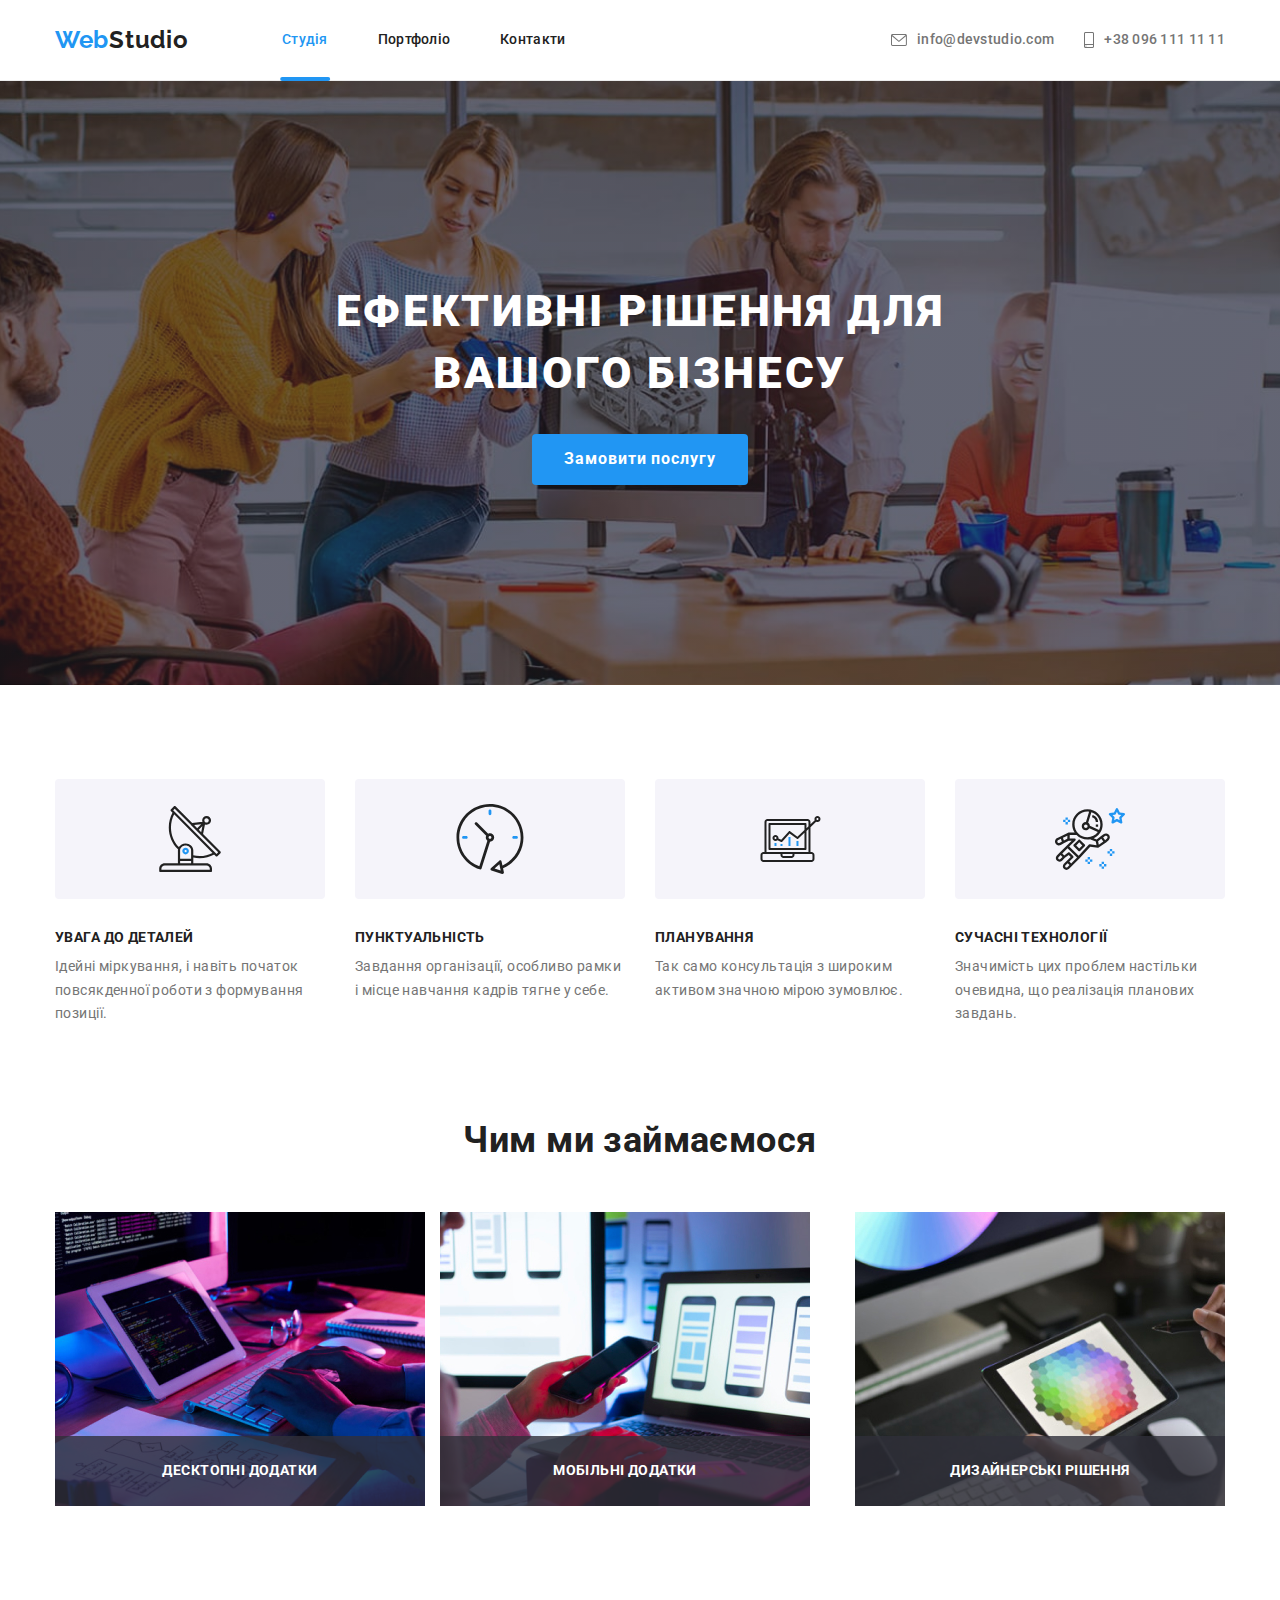
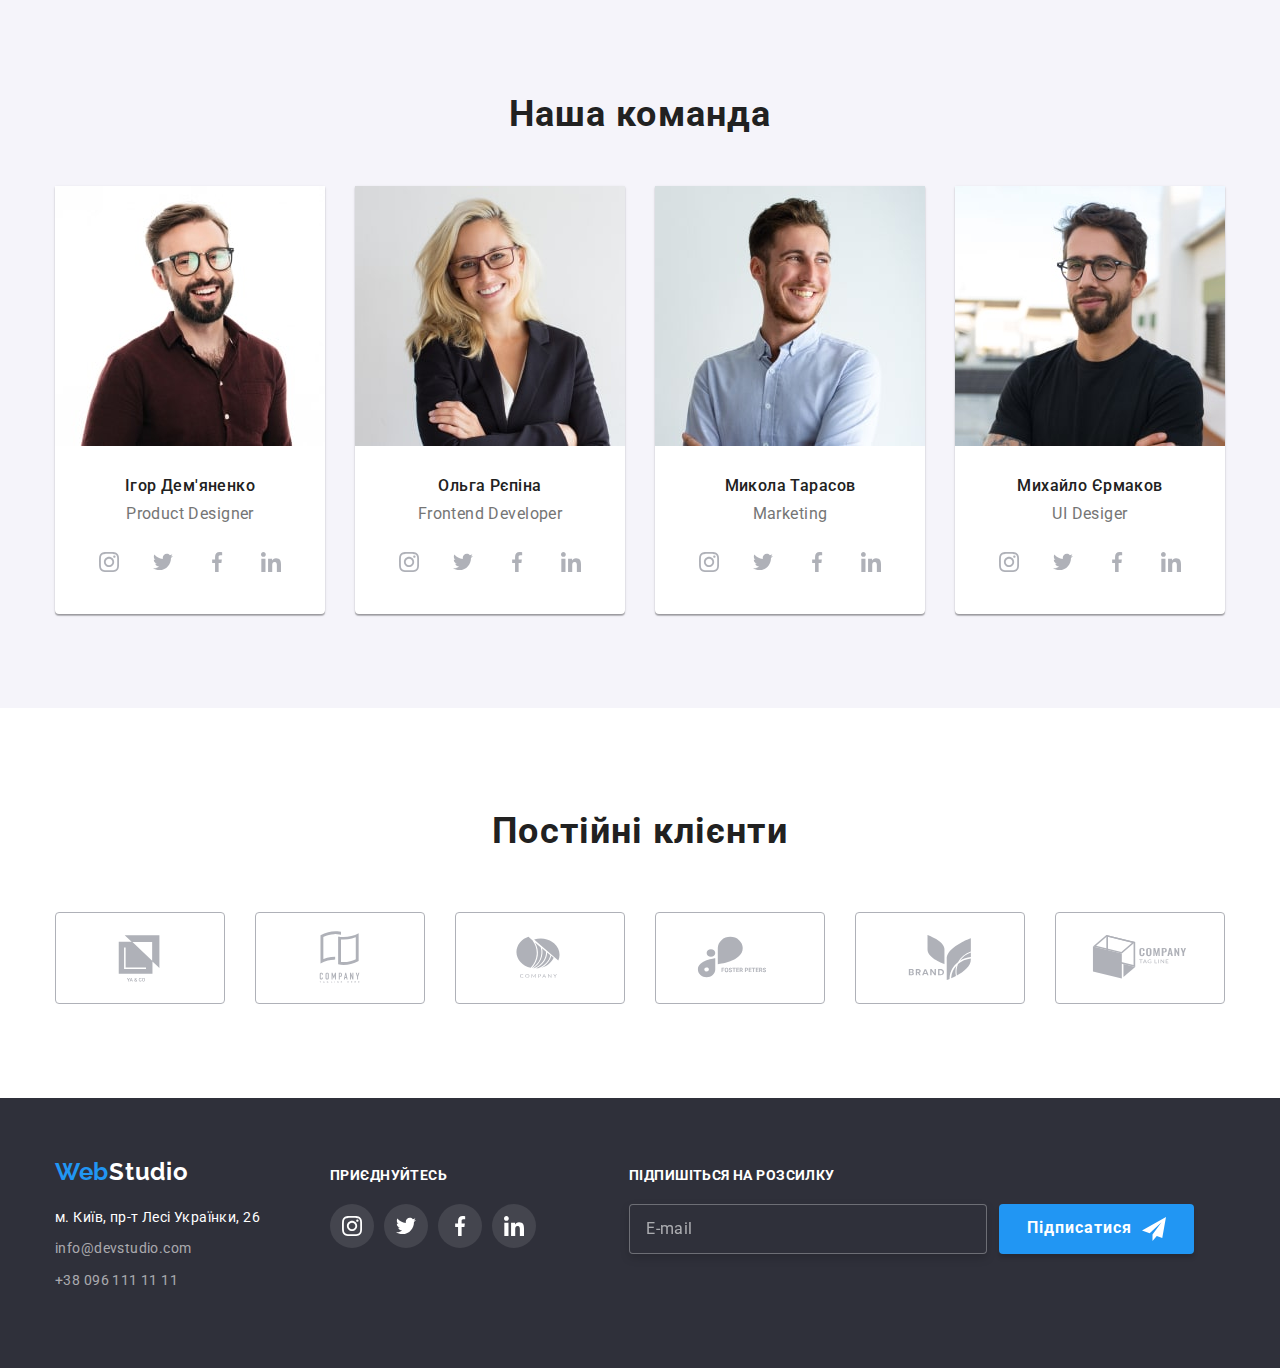
<file: index.html>
<!DOCTYPE html>
<html lang="uk">
<head>
    <meta charset="UTF-8">
    <meta http-equiv="X-UA-Compatible" content="IE=edge">
    <meta name="viewport" content="width=device-width, initial-scale=1.0">
    <title>Web Studio</title>
    <link href="https://fonts.googleapis.com/css2?family=Raleway:wght@700&family=Roboto:wght@400;500;700;900&display=swap" rel="stylesheet">
   <link rel="stylesheet" href="https://cdnjs.cloudflare.com/ajax/libs/modern-normalize/1.1.0/modern-normalize.min.css">
    <link rel="stylesheet" href="./css/styles.css">
    <link rel="stylesheet" href="./css/main.min.css">
</head>
<body class="page">
    <!--Шапка-->
    <header>
        <div class="header__main container">
            <div class="navigation">
                <a href="./index.html" class="header__logo">Web<span class="header__color">Studio</span></a>
                <nav class="hide">
                    <ul class="header__site list">
                        <li class="header__item"> <a href="./index.html" class="header__link current">Студія</a></li>
                        <li class="header__item"> <a href="./portfolio.html" class="header__link">Портфоліо</a></li>
                        <li class="header__item"> <a href="" class="header__link">Контакти</a></li>
                    </ul>
                </nav>
            </div>
    <ul class="header-contact hide list">
        <li class="item">
            <a href="mailto:info@devstudio.com" class="header__links">
                <svg class="header__icon mail" width="16" height="12">
                    <use href="./symbol-defs.svg#icon-envelope"></use>
                </svg>info@devstudio.com</a>
        </li>
        <li class="item"> <a href="tel:+380961111111" class="header__links">
                <svg class="header__icon mob" width="10" height="16">
                    <use href="./symbol-defs.svg#icon-smartphone"></use>
                </svg>+38 096 111 11 11</a>
        </li>
    </ul>
            <button class="btn-menu is-open" 
            type="button"
            aria-expanded="false"
            data-menu-button>
                <svg  class="menu__container" role="img" width="40" height="40" aria-label="Перемикач мобільного меню">
                    <use class="icon-menu" href="./symbol-defs.svg#burger-menu"></use>
                    <use class="icon-cross" href="./symbol-defs.svg#menu-cross"></use>
                </svg>
            </button>
        </div>
        <div class="menu-container" id="menu-container" data-menu>
            <div>
                <nav>
                    <ul class="header__site list">
                        <li class="header__item"> <a href="./index.html" class="header__link current">Студія</a></li>
                        <li class="header__item"> <a href="./portfolio.html" class="header__link">Портфоліо</a></li>
                        <li class="header__item"> <a href="" class="header__link">Контакти</a></li>
                    </ul>
                </nav>
            </div>
            <div>
                <div class="menu-contact">
                    <ul class="header-contact list">
                        <li class="item">
                            <a href="mailto:info@devstudio.com" class="header__links">
                                <svg class="header__icon mail" width="14" height="10">
                                    <use href="./symbol-defs.svg#icon-envelope"></use>
                                </svg>info@devstudio.com</a>
                        </li>
                        <li class="item"> <a href="tel:+380961111111" class="header__links tel">
                                <svg class="header__icon" width="10" height="14">
                                    <use href="./symbol-defs.svg#icon-smartphone"></use>
                                </svg>+38 096 111 11 11</a>
                        </li>
                    </ul>
                </div>
                <div class="menu-social">
                    <ul class="mob-soc-list list">
                        <li class="mob-soc-item"><a class="mob-soc-link" href="">Instagram</a></li>
                        <li class="mob-soc-item"><a class="mob-soc-link" href="">Twitter</a></li>
                        <li class="mob-soc-item"><a class="mob-soc-link" href="">Facebook</a></li>
                        <li class="mob-soc-item"><a class="mob-soc-link" href="">Linkedin</a></li>
                    </ul>
                </div>
            </div>
        
        </div>

      
     </header>   
    <!-- Основний контент -->
    <main>
        <!---HERO-->
  <section class="hero"> 
    <div class="container">
        <h1 class="hero__title">Ефективні рішення для вашого бізнесу</h1>
        <button type="button" class="hero__button" data-modal-open>Замовити послугу</button>
    </div>
</section>
  
        <!--Переваги-->
   <section class="principles section">
    <div class="container">

        <h2 class="visually-hidden">Наші переваги</h2>

        <ul class="principles__list list">
            <li class="principles__item">
                <div class="principles__box list">

                    <svg class="principles-soc-icon" width="66" height="70">
                        <use href="./symbol-defs.svg#icon-antenna"></use>
                    </svg>

                </div>
                <h3 class="principles__title">УВАГА ДО ДЕТАЛЕЙ</h3>
                <p class="principles__text">Ідейні міркування, і навіть початок повсякденної роботи з формування позиції.
                </p>

            </li>

            <li class="principles__item">
               
                        <div class="principles__box list">
                            <svg class="principles-soc-icon" width="70" height="70">
                                <use href="./symbol-defs.svg#icon-clock"></use>
                            </svg>
                        </div>


                <h3 class="principles__title">ПУНКТУАЛЬНІСТЬ</h3>
                <p class="principles__text">Завдання організації, особливо рамки і місце навчання кадрів тягне у себе.
                </p>
            </li>

            <li class="principles__item">
              
                        <div class="principles__box">
                            <svg class="principles-soc-icon" width="75" height="60">
                                <use href="./symbol-defs.svg#icon-diagram"></use>
                            </svg>
                        </div>

                <h3 class="principles__title">ПЛАНУВАННЯ</h3>
                <p class="principles__text">Так само консультація з широким активом значною мірою зумовлює.</p>
            </li>

            <li class="principles__item">
               
                        <div class="principles__box">
                            <svg class="principles-soc-icon" width="70" height="70">
                                <use href="./symbol-defs.svg#icon-astronaut"></use>
                            </svg>
                        </div>


                <h3 class="principles__title">СУЧАСНІ ТЕХНОЛОГІЇ</h3>
                <p class="principles__text">Значимість цих проблем настільки очевидна, що реалізація планових завдань.
                </p>
            </li>
        </ul>
    </div>
</section> 

        <!--Чим ми займаємось work-->
 <section class="section work">
            <div class="container">  
                <h2 class="work__title">Чим ми займаємося</h2>
                <ul class="work__list list">
                    <li class="work__item"> 
                        <div class="work__thumb">
                            <img class="work__image" src="./images/img(1).jpg" alt="працюють з кодом" width="370" height="294"> 
                            <p class="work__text">Десктопні додатки</p>
                        </div>
                       
                    </li>
    
                    <li class="work__item"> 
                        <div class="work__thumb">
                            <img class="work__image" src="./images/img(2).jpg" alt="працють з телефоном та ноутбуком" width="370" height="294">
                    <p class="work__text">Мобільні додатки</p>
                        </div>
                        
                    </li>
                    <li class="work__item"> 
                        <div class="work__thumb">
                            <img class="work__image" src="./images/box3.jpg" alt="піксельне зображення на планшеті" width="370" height="294">
                            <p class="work__text">Дизайнерські рішення</p>
                        </div>
                       
                    </li>
                </ul> </div>
         
        </section> 
        
<!--Наша Команда-->
 <section class="section team"> 
    
    <div class="container">
        <h2 class="team__title">Наша команда</h2>
        <ul class="team__list list">
          <li class="team__item"> 
           <picture>
            <source 
             srcset="./images/person1-deskt-1x-min.jpg 1x,
             ./images/person1-deskt-2x-min.jpg 2x"
             
             media="(min-width: 1200px)"
             >

            <source srcset="./images/person1-tablet-1x-min.jpg 1x,
                         ./images/person1-tablet-2x-min.jpg 2x" 
                         media="(min-width: 768px)">

            <source srcset="./images/person1-mob-1x-min.jpg 1x,
                        ./images/person1-mob-2xx-min.jpg 2x" 
                        media="(max-width: 767px)">

            <img class="team__image" srcset="./images/person1-deskt-1x-min.jpg 1x,
                         ./images/person1-deskt-1x-min.jpg 2x" 
                         src="./images/firstperson.jpg" alt="Ігор Дем'яненко" width="450" >
           </picture> 
       
            <div class="photo__thumb">  
                <h3 class="photo__title">Ігор Дем'яненко</h3>
                <p lang="en" class="photo__text">Product Designer</p>

                <ul class="team__soc-list list">

                    <li class="team__soc-item">
                        <a href="" class="team__soc-link link">
                            <svg class="team__soc-icon" width="20" height="20">
                                <use href="./symbol-defs.svg#icon-instagram"></use>
                            </svg>
                        </a>
                    </li>
                    <li class="team__soc-item">
                        <a href="" class="team__soc-link link">
                            <svg class="team__soc-icon" width="20" height="20">
                                <use href="./symbol-defs.svg#icon-twitter"></use>
                            </svg>
                        </a>
                    </li>
                    <li class="team__soc-item">
                        <a href="" class="team__soc-link link">
                            <svg class="team__soc-icon" width="20" height="20">
                                <use href="./symbol-defs.svg#icon-facebook"></use>
                            </svg>
                        </a>
                    </li>
                    <li class="team__soc-item">
                        <a href="" class="team__soc-link link">
                            <svg class="team__soc-icon" width="20" height="20">
                                <use href="./symbol-defs.svg#icon-linkedin"></use>
                            </svg>
                        </a>
                    </li>
                </ul>
            </div>
            
          </li>
          <li class="team__item">

    <picture>
        <source srcset="./images/person2-deskt-1x-min.jpg 1x,
                 ./images/person2-deskt-2x-min.jpg 2x"
                  media="(min-width: 1200px)">
    
        <source srcset="./images/person2-tablet-1x-min.jpg 1x,
                        ./images/person2-tablet-2x-min.jpg 2x" 
                             media="(min-width: 768px)">
    
        <source srcset="./images/person-2-mob-1x-min.jpg 1x,
                            ./images/person2-mob-2xx-min.jpg 2x" media="(max-width: 767px)">
    
        <img class="team__image" 
        src="./images/secondperson.jpg" alt="Ігор Дем'яненко"
            width="450">
    </picture>
              <div class="photo__thumb"> 
                <h3 class="photo__title">Ольга Рєпіна</h3>
                <p lang="en" class="photo__text">  Frontend Developer</p>
                <ul class="team__soc-list list">

                    <li class="team__soc-item">
                        <a href="" class="team__soc-link link">
                            <svg class="team__soc-icon" width="20" height="20">
                                <use href="./symbol-defs.svg#icon-instagram"></use>
                            </svg>
                        </a>
                    </li>
                    <li class="team__soc-item">
                        <a href="" class="team__soc-link link">
                            <svg class="team__soc-icon" width="20" height="20">
                                <use href="./symbol-defs.svg#icon-twitter"></use>
                            </svg>
                        </a>
                    </li>
                    <li class="team__soc-item">
                        <a href="" class="team__soc-link link">
                            <svg class="team__soc-icon" width="20" height="20">
                                <use href="./symbol-defs.svg#icon-facebook"></use>
                            </svg>
                        </a>
                    </li>
                    <li class="team__soc-item">
                        <a href="" class="team__soc-link link">
                            <svg class="team__soc-icon" width="20" height="20">
                                <use href="./symbol-defs.svg#icon-linkedin"></use>
                            </svg>
                        </a>
                    </li>
                </ul>
             </div>
           
          </li >
          <li class="team__item"> 
<picture>
    <source srcset="./images/person3-deskt-1x-min.jpg 1x,
                 ./images/person3-deskt-2x-min.jpg 2x" media="(min-width: 1200px)">

    <source srcset="./images/person3-tablet-1x-min.jpg 1x,
                        ./images/person3-tablet-2x-min.jpg 2x" media="(min-width: 768px)">

    <source srcset="./images/person-3-mob-1x-min.jpg 1x,
                            ./images/person3-mob-2xx-min.jpg 2x" media="(max-width: 767px)">

    <img class="team__image" src="./images/freeperson.jpg" alt="Ігор Дем'яненко" width="450">
</picture>
              <div class="photo__thumb">
                <h3 class="photo__title">Микола Тарасов</h3>
                <p lang="en" class="photo__text">Marketing</p>

                <ul class="team__soc-list list">

                    <li class="team__soc-item">
                        <a href="" class="team__soc-link  link">
                            <svg class="team__soc-icon" width="20" height="20">
                                <use href="./symbol-defs.svg#icon-instagram"></use>
                            </svg>
                        </a>
                    </li>
                    <li class="team__soc-item">
                        <a href="" class="team__soc-link link">
                            <svg class="team__soc-icon" width="20" height="20">
                                <use href="./symbol-defs.svg#icon-twitter"></use>
                            </svg>
                        </a>
                    </li>
                    <li class="team__soc-item">
                        <a href="" class="team__soc-link link">
                            <svg class="team__soc-icon" width="20" height="20">
                                <use href="./symbol-defs.svg#icon-facebook"></use>
                            </svg>
                        </a>
                    </li>
                    <li class="team__soc-item">
                        <a href="" class="team__soc-link link">
                            <svg class="team__soc-icon" width="20" height="20">
                                <use href="./symbol-defs.svg#icon-linkedin"></use>
                            </svg>
                        </a>
                    </li>
                </ul>
              </div>
             
          </li>
          <li class="team__item"> 
<picture>
    <source srcset="./images/person4-deskt-1x-min.jpg 1x,
                 ./images/person4-deskt-2x-min.jpg 2x" media="(min-width: 1200px)">

    <source srcset="./images/person4-tablet-1x-min.jpg 1x,
                        ./images/person4-tablet-2x-min.jpg 2x" media="(min-width: 768px)">

    <source srcset="./images/person-4-mob-1x-min.jpg 1x,
                            ./images/person4-mob-2xx-min.jpg 2x" media="(max-width: 767px)">

    <img class="team__image" src="./images/fourperson.jpg" alt="Ігор Дем'яненко" width="450">
</picture>
              <div class="photo__thumb">
                <h3 class="photo__title">Михайло Єрмаков</h3>
                <p lang="en" class="photo__text">UI Desiger</p>
                <ul class="team__soc-list list">

                    <li class="team__soc-item">
                        <a href="" class="team__soc-link link">
                            <svg class="team__soc-icon" width="20" height="20">
                                <use href="./symbol-defs.svg#icon-instagram"></use>
                            </svg>
                        </a>
                    </li>
                    <li class="team__soc-item">
                        <a href="" class="team__soc-link link">
                            <svg class="team__soc-icon" width="20" height="20">
                                <use href="./symbol-defs.svg#icon-twitter"></use>
                            </svg>
                        </a>
                    </li>
                    <li class="team__soc-item">
                        <a href="" class="team__soc-link link">
                            <svg class="team__soc-icon" width="20" height="20">
                                <use href="./symbol-defs.svg#icon-facebook"></use>
                            </svg>
                        </a>
                    </li>
                    <li class="team__soc-item">
                        <a href="" class="team__soc-link link">
                            <svg class="team__soc-icon" width="20" height="20">
                                <use href="./symbol-defs.svg#icon-linkedin"></use>
                            </svg>
                        </a>
                    </li>
                </ul>
              </div>
          </li>
        </ul>
    </div>
</section> 


<!-- CLIENTS -->
<section class="clients section "> 
    <div class="container">
        <h2 class="clients__title">Постійні клієнти</h2>
        <ul class="clients__list list ">

            <li class="clients__item"> <a class="clients__link" href="">
                    <svg class="clients__icon" width="106" height="60">
                        <use href="./symbol-defs.svg#icon-Logo"></use>
                    </svg> </a> </li>

            <li class="clients__item"> <a class="clients__link" href="">
                    <svg class="clients__icon" width="106" height="60">
                        <use href="./symbol-defs.svg#icon-Logo-1"></use>
                    </svg> </a> </li>

            <li class="clients__item"> <a class="clients__link" href="">
                    <svg class="clients__icon" width="106" height="60">
                        <use href="./symbol-defs.svg#icon-Logo-2"></use>
                    </svg> </a></li>

            <li class="clients__item"> <a class="clients__link" href="">
                    <svg class="clients__icon" width="106" height="60">
                        <use href="./symbol-defs.svg#icon-Logo-3"></use>
                    </svg></a></li>


            <li class="clients__item"> <a class="clients__link" href="">
                    <svg class="clients__icon" width="106" height="60">
                        <use href="./symbol-defs.svg#icon-Logo-4"></use>
                    </svg></a></li>

            <li class="clients__item"> <a class="clients__link" href="">
                    <svg class="clients__icon" width="106" height="60">
                        <use href="./symbol-defs.svg#icon-Logo-5"></use>
                    </svg></a></li>
        </ul>
    </div>

</section> 
 </main>
    
<!--FOOTER-->
 <section class="footer">
    <div class="container footer__container">
        <div class="footer__address-wrap">
            <div class="footer__include">
            <a href="./index.html" class="footer__logo">Web<span class="footer__logo-colors">Studio</span></a>
            <address class="footer__site-contact">
                <ul class="footer__list list">
                    <li class="footer__item"> <a class="footer__address" href="https://goo.gl/maps/CPtrU1FHBa2aNyZL9"
                            target="_blank" rel="noopener noreferrer nofollow">
                            м. Київ, пр-т Лесі Українки, 26</a> </li>
                    <li class="footer__item"> <a href="mailto:info@devstudio.com"
                            class="footer__links">info@devstudio.com</a></li>
                    <li class="footer__item"> <a href="tel:+380961111111" class="footer__links">+38 096 111 11 11 <br></a>
                    </li>

                </ul>
            </address>
        </div>


        <div class="footer__soc-wrap">
            <p class="footer__title">приєднуйтесь</p>
            <ul class="footer__soc-list list">

                <li class="footer__soc-item">
                    <a href="" class="footer__soc-link link">
                        <svg class="footer__soc-icon" width="20" height="20">
                            <use href="./symbol-defs.svg#icon-instagram"></use>
                        </svg>
                    </a>
                </li>
                <li class="footer__soc-item">
                    <a href="" class="footer__soc-link link">
                        <svg class="footer__soc-icon" width="20" height="20">
                            <use href="./symbol-defs.svg#icon-twitter"></use>
                        </svg>
                    </a>
                </li>
                <li class="footer__soc-item">
                    <a href="" class="footer__soc-link link">
                        <svg class="footer__soc-icon" width="20" height="20">
                            <use href="./symbol-defs.svg#icon-facebook"></use>
                        </svg>
                    </a>
                </li>
                <li class="footer__soc-item">
                    <a href="" class="footer__soc-link link">
                        <svg class="footer__soc-icon" width="20" height="20">
                            <use href="./symbol-defs.svg#icon-linkedin"></use>
                        </svg>
                    </a>
                </li>
            </ul>
        </div>
        </div>
<!-- Footer-container-form --> 

      <div class="footer__form-wrap">
            <b class="form__title">Підпишіться на розсилку</b>
            
<form class="form">
    
        <input class="form__input" type="email" name="email" placeholder="E-mail">
        <button class="button__form" type="submit"> Підписатися
        <svg class="button__icon-form" width="24" height="24">
        <use href="./symbol-defs.svg#icon-icon-send"></use>
        </svg></button>
</form>

</div>

    </div>
</section>  

<!-- MODAL -->
 <div class="backdrop is-hidden" data-modal>
    <div class="modal">
        <p class="modal__title">Залиште свої дані, ми вам передзвонимо</p>
        <form class="modal__form">
        
        <label class="modal__label">
            <span class="modal__text">Ім'я</span>
<input class="modal__input" type="text" name="name" placeholder="">
<svg class="modal__icon" width="18" height="18">
    <use href="./symbol-defs.svg#icon-person-black-18dp-1"></use>
</svg>
    
        </label>

        <label class="modal__label">
            <span class="modal__text">Телефон</span>
            <input class="modal__input" type="tel" name="tel" placeholder="">
            <svg class="modal__icon" width="18" height="18">
                <use href="./symbol-defs.svg#icon-phone-black-18dp-1"></use>
            </svg>
        </label>

        <label class="modal__label">
            <span class="modal__text">Пошта</span>
            <input class="modal__input" type="email" name="email" placeholder="">
            <svg class="modal__icon" width="18" height="18">
                <use href="./symbol-defs.svg#icon-email-black-18dp-1"></use>
            </svg>
        </label>


        <label for="user-coment" class="modal__coment">Коментар</label>
        <textarea name="user-text" 
        id="user-coment" 
        class="input__message" 
        placeholder="Введіть текст"></textarea>



        
    
        <label for="privacy" class="checkbox__label">
        <input type="checkbox" id="privacy" name="privacy" value="true" class="modal__check visually-hidden">
        <span class="checkbox__icon">
        <svg class="modal__icon-checkbox" width="16" height="15">
    <use href="./symbol-defs.svg#icon-Vector"></use>
        </svg></span>

        <span class="checkbox">
            Погоджуюся з розсилкою та приймаю <a class="checkbox__modal-link" href="">Умови договору</a>
        </span>
        </label>
        








<button class="modal__btn" type="submit">Відправити</button>
        </form>  

<button type="button" class="modal-button" data-modal-close>
            <svg class="modal-close" width="18" height="18">
                <use href="./symbol-defs.svg#icon-close-black-18dp-2-1"></use>
            </svg>
        </button>
    </div>
</div>

<script src="./js/modal.js"></script>
<script src="./js/mobile_menu.js"></script>

  
</body>
</html>
</file>
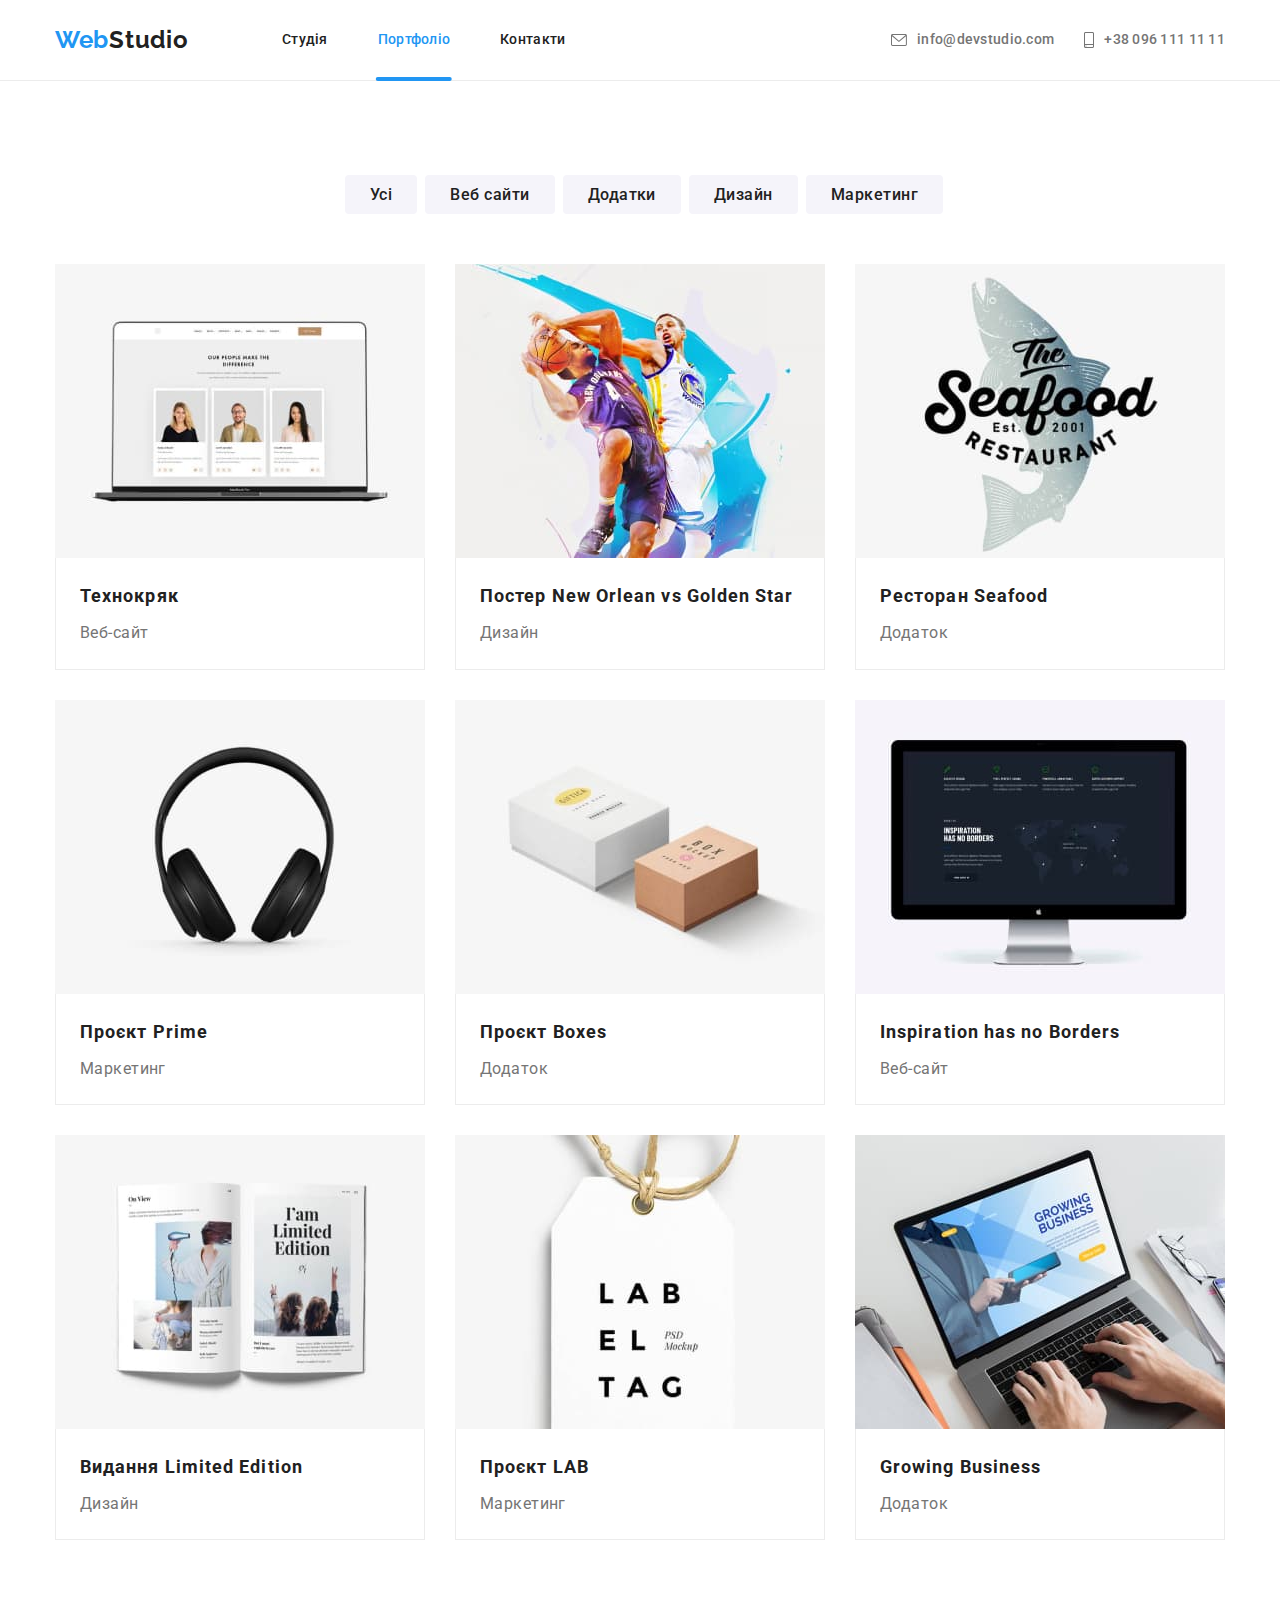
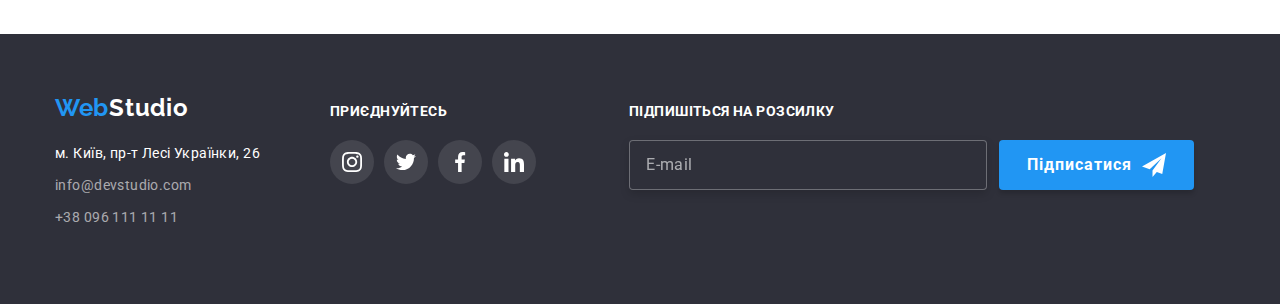
<file: portfolio.html>
<!DOCTYPE html>
<html lang="uk">
<head>
    <meta charset="UTF-8">
    <meta http-equiv="X-UA-Compatible" content="IE=edge">
    <meta name="viewport" content="width=device-width, initial-scale=1.0">
    <title>Portfolio</title>
    <link href="https://fonts.googleapis.com/css2?family=Raleway:wght@700&family=Roboto:wght@400;500;700;900&display=swap" rel="stylesheet">
    <link rel="stylesheet" href="https://cdnjs.cloudflare.com/ajax/libs/modern-normalize/1.1.0/modern-normalize.min.css">
   <link rel="stylesheet" href="./css/styles.css">
   <link rel="stylesheet" href="./css/main.min.css">
</head>
<body class="page">
    <!--Header-->
    <header>
        <div class="header__main container">
            <div class="navigation">
                <a href="./index.html" class="header__logo">Web<span class="header__color">Studio</span></a>
                <nav class="hide">
                    <ul class="header__site list">
                        <li class="header__item"> <a href="./index.html" class="header__link">Студія</a></li>
                        <li class="header__item"> <a href="./portfolio.html" class="header__link current">Портфоліо</a></li>
                        <li class="header__item"> <a href="" class="header__link">Контакти</a></li>
                    </ul>
                </nav>
            </div>
            <ul class="header-contact hide list">
                <li class="item">
                    <a href="mailto:info@devstudio.com" class="header__links">
                        <svg class="header__icon" width="16" height="12">
                            <use href="./symbol-defs.svg#icon-envelope"></use>
                        </svg>info@devstudio.com</a>
                </li>
                <li class="item"> <a href="tel:+380961111111" class="header__links">
                        <svg class="header__icon" width="10" height="16">
                            <use href="./symbol-defs.svg#icon-smartphone"></use>
                        </svg>+38 096 111 11 11</a>
                </li>
            </ul>
            <button class="btn-menu is-open" type="button" aria-expanded="false" data-menu-button>
                <svg role="img" width="40" height="40" aria-label="Перемикач мобільного меню"
                    class="menu__container">
                    <use class="icon-menu" href="./symbol-defs.svg#burger-menu"></use>
                    <use class="icon-cross" href="./symbol-defs.svg#menu-cross"></use>
                </svg>
            </button>
        </div>
        <div class="menu-container" id="menu-container" data-menu>
            <div>
                <nav>
                    <ul class="header__site list">
                        <li class="header__item"> <a href="./index.html" class="header__link">Студія</a></li>
                        <li class="header__item"> <a href="./portfolio.html" class="header__link current">Портфоліо</a></li>
                        <li class="header__item"> <a href="" class="header__link">Контакти</a></li>
                    </ul>
                </nav>
            </div>
            <div>
                <div class="menu-contact">
                    <ul class="header-contact list">
                        <li class="item">
                            <a href="mailto:info@devstudio.com" class="header__links">
                                <svg class="header__icon" width="16" height="12">
                                    <use href="./symbol-defs.svg#icon-envelope"></use>
                                </svg>info@devstudio.com</a>
                        </li>
                        <li class="item"> <a href="tel:+380961111111" class="header__links tel">
                                <svg class="header__icon" width="10" height="16">
                                    <use href="./symbol-defs.svg#icon-smartphone"></use>
                                </svg>+38 096 111 11 11</a>
                        </li>
                    </ul>
                </div>
                <div class="menu-social">
                    <ul class="mob-soc-list list">
                        <li class="mob-soc-item"><a class="mob-soc-link" href="">Instagram</a></li>
                        <li class="mob-soc-item"><a class="mob-soc-link" href="">Twitter</a></li>
                        <li class="mob-soc-item"><a class="mob-soc-link" href="">Facebook</a></li>
                        <li class="mob-soc-item"><a class="mob-soc-link" href="">Linkedin</a></li>
                    </ul>
                </div>
            </div>
    
        </div>
    
    
    </header>
    <!--MAIN-->
    <main> 
    <section class="project section"> 
        <div class="container">
            <h1 class="visually-hidden">Приклади робіт</h1>
            <ul class="list button__site">
                <li class="button__item"> <button type="button" class="button__link">Усі</button> </li>
                <li class="button__item"> <button type="button" class="button__link">Веб сайти</button></li>
                <li class="button__item"> <button type="button" class="button__link">Додатки</button></li>
                <li class="button__item"> <button type="button" class="button__link">Дизайн</button></li>
                <li class="button__item"> <button type="button" class="button__link">Маркетинг</button></li>
            </ul> 
        
        <ul class="portfolio list">
            <li class="portfolio__item">
                <a href="" class="portfolio__link">
                   <div class="portfolio__thumb">  
                    <img class="portfolio__image" src="./images/images/img.jpg" alt="ноутбук"  width="370" height="294">
                    <p class="portfolio__top-text">Ресурс пропонує комплексні пропозиції з різним рівнем функціоналу та сервісів. Все це дозволить 
                        відвідувачу отримати вичерпні відомості про компанію чи приватну особу.</p>
                     </div>
                       
                    
                    <div class="portfolio__info">
                    <h2 class="portfolio__title">Технокряк</h2>
                    <p class="portfolio__text">Веб-сайт</p>
                    </div>
                </a>
           
                
            </li>
            <li class="portfolio__item">
                <a href="" class="portfolio__link">
                    <div class="portfolio__thumb">
                        <img class="portfolio__image" src="./images/images/img-1.jpg" alt="ноутбук"  width="370" height="294">
                        <p class="portfolio__top-text">Ресурс пропонує комплексні пропозиції з різним рівнем функціоналу та сервісів. Все це дозволить 
                            відвідувачу отримати вичерпні відомості про компанію чи приватну особу.</p>
                    </div>
                       
                      
                
                    <div class="portfolio__info"> 
                        <h2 class="portfolio__title">Постер New Orlean vs Golden Star</h2>
                        <p class="portfolio__text">Дизайн</p>
                    </div>
                 </a>
              
                
            </li>
            <li class="portfolio__item">
                <a href="" class="portfolio__link">  
                    <div class="portfolio__thumb">
                        <img class="portfolio__image" src="./images/images/img-2.jpg" alt="ноутбук"  width="370" height="294">
                        <p class="portfolio__top-text">Ресурс пропонує комплексні пропозиції з різним рівнем функціоналу та сервісів. Все це дозволить 
                            відвідувачу отримати вичерпні відомості про компанію чи приватну особу.</p>
                    </div>
                        
                       
                    
                    <div class="portfolio__info"> 
                        <h2 class="portfolio__title">Ресторан Seafood</h2>
                        <p class="portfolio__text">Додаток</p>
                    </div>
                   </a>
               
            </li>
            <li class="portfolio__item">
                <a href="" class="portfolio__link">
                    <div class="portfolio__thumb">
                        <img class="portfolio__image" src="./images/images/img-3.jpg" alt="Навушники" width="370" height="294">
                        <p class="portfolio__top-text">Ресурс пропонує комплексні пропозиції з різним рівнем функціоналу та сервісів. Все це дозволить 
                            відвідувачу отримати вичерпні відомості про компанію чи приватну особу.</p>
                    </div>
               
                <div class="portfolio__info"> 
                        <h2 class="portfolio__title">Проєкт Prime</h2>
                        <p class="portfolio__text">Маркетинг</p>
                    </div>
                </a>
              
            
            </li>
            <li class="portfolio__item">
                <a href="" class="portfolio__link">
                    <div class="portfolio__thumb">
                        <img class="portfolio__image" src="./images/images/img-4.jpg" alt="Коробки" width="370" height="294">
                        <p class="portfolio__top-text">Ресурс пропонує комплексні пропозиції з різним рівнем функціоналу та сервісів. Все це дозволить 
                            відвідувачу отримати вичерпні відомості про компанію чи приватну особу.</p>
                    </div>
                    
                    <div class="portfolio__info">
                        <h2 class="portfolio__title">Проєкт Boxes</h2>
                        <p class="portfolio__text">Додаток</p>
                    </div>
                </a>
               
               
            </li>
            <li class="portfolio__item">
                <a href="" class="portfolio__link"> 
                    <div class="portfolio__thumb">
                        <img class="portfolio__image" src="./images/images/img-5.jpg" alt="Монітор" width="370" height="294">
                        <p class="portfolio__top-text">Ресурс пропонує комплексні пропозиції з різним рівнем функціоналу та сервісів. Все це дозволить 
                            відвідувачу отримати вичерпні відомості про компанію чи приватну особу.</p>
                    </div>
                    
                    <div class="portfolio__info">
                        <h2 class="portfolio__title">Inspiration has no Borders</h2>
                        <p class="portfolio__text">Веб-сайт</p>
                    </div>
                </a>
            
                
            </li>
            <li class="portfolio__item">
                <a href="" class="portfolio__link">
                    <div class="portfolio__thumb">
                        <img class="portfolio__image" src="./images/images/img-6.jpg" alt="Журнал" width="370" height="294">
                        <p class="portfolio__top-text">Ресурс пропонує комплексні пропозиції з різним рівнем функціоналу та сервісів. Все це дозволить 
                            відвідувачу отримати вичерпні відомості про компанію чи приватну особу.</p>
                    </div>
                    
                    <div class="portfolio__info">
                        <h2 class="portfolio__title">Видання Limited Edition</h2>
                        <p class="portfolio__text">Дизайн</p>
                    </div>
                </a>
            
               
            </li>
            <li class="portfolio__item">
                <a href="" class="portfolio__link">
                    <div class="portfolio__thumb">
                        <img class="portfolio__image" src="./images/images/img-7.jpg" alt="Бірка">
                        <p class="portfolio__top-text">Ресурс пропонує комплексні пропозиції з різним рівнем функціоналу та сервісів. Все це дозволить 
                            відвідувачу отримати вичерпні відомості про компанію чи приватну особу.</p>
                    </div>
                   
                    <div class="portfolio__info">
                        <h2 class="portfolio__title">Проєкт LAB</h2>
                        <p class="portfolio__text">Маркетинг</p>
                    </div>
                </a>
             
                
            </li>
            <li class="portfolio__item">
                <a href="" class="portfolio__link">
                    <div class="portfolio__thumb">
                        <img class="portfolio__image" src="./images/images/img-8.jpg" alt="Ноутбук">
                        <p class="portfolio__top-text">Ресурс пропонує комплексні пропозиції з різним рівнем функціоналу та сервісів. Все це дозволить 
                            відвідувачу отримати вичерпні відомості про компанію чи приватну особу.</p>
                    </div>
                   
                    <div class="portfolio__info">
                        <h2 class="portfolio__title">Growing Business</h2>
                        <p class="portfolio__text">Додаток</p>
                    </div>
                </a>
            </li>
        </ul>
    </div>
    </section>
</main>

    <!--Footer-->
<section class="footer">
    <div class="container footer__container">
        <div class="footer__address-wrap">
            <div class="footer__include">
                <a href="./index.html" class="footer__logo">Web<span class="footer__logo-colors">Studio</span></a>
                <address class="footer__site-contact">
                    <ul class="footer__list list">
                        <li class="footer__item"> <a class="footer__address"
                                href="https://goo.gl/maps/CPtrU1FHBa2aNyZL9" target="_blank"
                                rel="noopener noreferrer nofollow">
                                м. Київ, пр-т Лесі Українки, 26</a> </li>
                        <li class="footer__item"> <a href="mailto:info@devstudio.com"
                                class="footer__links">info@devstudio.com</a></li>
                        <li class="footer__item"> <a href="tel:+380961111111" class="footer__links">+38 096 111 11 11
                                <br></a>
                        </li>

                    </ul>
                </address>
            </div>


            <div class="footer__soc-wrap">
                <p class="footer__title">приєднуйтесь</p>
                <ul class="footer__soc-list list">

                    <li class="footer__soc-item">
                        <a href="" class="footer__soc-link link">
                            <svg class="footer__soc-icon" width="20" height="20">
                                <use href="./symbol-defs.svg#icon-instagram"></use>
                            </svg>
                        </a>
                    </li>
                    <li class="footer__soc-item">
                        <a href="" class="footer__soc-link link">
                            <svg class="footer__soc-icon" width="20" height="20">
                                <use href="./symbol-defs.svg#icon-twitter"></use>
                            </svg>
                        </a>
                    </li>
                    <li class="footer__soc-item">
                        <a href="" class="footer__soc-link link">
                            <svg class="footer__soc-icon" width="20" height="20">
                                <use href="./symbol-defs.svg#icon-facebook"></use>
                            </svg>
                        </a>
                    </li>
                    <li class="footer__soc-item">
                        <a href="" class="footer__soc-link link">
                            <svg class="footer__soc-icon" width="20" height="20">
                                <use href="./symbol-defs.svg#icon-linkedin"></use>
                            </svg>
                        </a>
                    </li>
                </ul>
            </div>
        </div>
        <!-- Footer-container-form -->

        <div class="footer__form-wrap">
            <b class="form__title">Підпишіться на розсилку</b>

            <form class="form">

                <input class="form__input" type="email" name="email" placeholder="E-mail">
                <button class="button__form" type="submit"> Підписатися
                    <svg class="button__icon-form" width="24" height="24">
                        <use href="./symbol-defs.svg#icon-icon-send"></use>
                    </svg></button>
            </form>

        </div>

    </div>
</section>
<script src="./js/mobile_menu.js"></script>
</body>
</html>
</file>
<file: css/styles.css>
/* html {
    box-sizing: border-box;
} 

*,
*::before,
*::after {
  box-sizing: border-box;
  margin: 0;
  padding: 0;
} */

/* :root {
    --primary-text-color: #212121;
    --basic-text-color: #757575;
    --accent-text-color: #2196F3;
    --white-color-text: #FFFFFF;
    --bgc-color-hero: #2F303A;
    --bgc-color-commands: #F5F4FA;
    --color-border-cards: #ECECEC;
    --color-footer-contact: rgba(255, 255, 255, 0.6);
    --color-icon-orig: #AFB1B8;
    --color-bgc-icon: rgba(255, 255, 255, 0.1);
    --bgc-text-top-portfolio: rgba(33, 150, 243, 0.9);
    --bgc-text-studio: rgba(47, 48, 58, 0.8);
    --color-black: #000000;
    --border-for-modal: rgba(0, 0, 0, 0.1);
    --input-color-border: rgba(33, 33, 33, 0.2);
    --color-input-form-footer: #2f303a;
    --color-placeholder: rgba(117, 117, 117, 0.5);

} */

/* body {
    background-color: var(--white-color-text);
    color: var(--basic-text-color);

    font-family: Roboto, sans-serif;
    letter-spacing: 0.03em;
    font-size: 14px;
}


.list {
list-style: none;
padding: 0px;
margin: 0px;
} */
/* container */
/* .container {
    margin-left: auto;
    margin-right: auto;
    width: 1200px;
    padding-left: 15px;
    padding-right: 15px;
    }


        .section {
         padding-top: 94px;
         padding-bottom: 94px;
        } */

/* Style for INDEX.HTML */
/*--------- Header-------- */
 
 /* Logo */

  /* header {
      border-bottom: 1px solid #ECECEC;
  }

         .header__main {
             display: flex;
             align-items: center;
         }

  .header__logo {
      color: var(--accent-text-color);

      font-family: Raleway, sans-serif;
      font-size: 26px;
      line-height: 1.2;
      text-decoration: none;


  }

  .header__logo:hover,
  .header__logo:focus {
      color: var(--accent-text-color);


  }

  .header__color {
      color: var(--primary-text-color);
  }

  /* -----HEADER-SITE */

  /* .header__link {
      display: block;

      color: var(--primary-text-color);
      text-decoration: none;
      font-weight: 500;
      line-height: 1.14;
      letter-spacing: 0.02em;
      position: relative;

      transition: color 250ms cubic-bezier(0.4, 0, 0.2, 1);
  }

  .header__site .header__link:hover,
  .header__site .header__link:focus {
      color: var(--accent-text-color);
  }

  .header__link.current {
      color: var(--accent-text-color);
  }

  .header__site {
      display: flex;
      padding-top: 32px;
      padding-bottom: 32px;
      margin-left: 93px;
  }

  .current::after {
      display: block;
      position: absolute;
      top: 45px;
      bottom: -1px;
      left: -1px;
      content: "";
      width: 100%;
      height: 4px;
      background-color: var(--accent-text-color);
      border-radius: 2px;
  }

 .header__site .header__item {
      margin-left: 50px;
  }


  /* Site-contact */

  /* .header-contact {
      display: flex;
      align-items: center;

      padding-top: 32px;
      padding-bottom: 32px;
      margin-left: auto;
  }

  .header-contact .item+.item {
      margin-left: 30px;
  }

  .header__links {
      color: var(--basic-text-color);

      font-weight: 500;
      text-decoration: none;
      line-height: 1.14;
      letter-spacing: 0.02em;
      display: flex;
      align-items: center;

      transition: color 250ms cubic-bezier(0.4, 0, 0.2, 1);

  }

  .header-contact .header__links:hover,
  .header-contact .header__links:focus {
      color: var(--accent-text-color);
  }

  .header__icon {
      margin-right: 10px;
      fill: currentColor;
  } */ */ */

/* HERO  */
/* .hero {

    text-align: center;
    background-color: var(--bgc-color-hero);

    padding-top: 200px;
    padding-bottom: 200px;

    max-width: 1600px;
    margin-left: auto;
    margin-right: auto;
    background-image: url("../images/overlay.jpg");

    background-size: cover;
    background-repeat: no-repeat;
    background-position: center;


}

   .hero__title {
    width: 696px;
    margin-left: auto;
    margin-right: auto;
    margin-top: 0px;
    margin-bottom: 30px;
    font-weight: 900;
    font-size: 44px;
    line-height: 1.4;
    text-align: center;
    letter-spacing: 0.06em;
    text-transform: uppercase;


    color: var(--white-color-text);
}


  .hero__button {
    min-width: 216px;
    text-align: center;
    display: inline-block;
    border-radius: 4px;
    padding: 10px 32px;
    border: none;

    color: var(--white-color-text);
    background-color: var(--accent-text-color);

    font-family: inherit;
    font-weight: 700;
    font-size: 16px;
    line-height: 1.9;
    letter-spacing: 0.06em;
    cursor: pointer;
}   */
 

/* ------Principles----- */
 
    /* .visually-hidden {
     
        position: absolute;
        width: 1px;
        height: 1px;
        margin: -1px;
        border: 0;
        padding: 0;
        
        white-space: nowrap;
        clip-path: inset(100%);
        clip: rect(0 0 0 0);
        overflow: hidden;
}  

 .principles__title {
color: var(--primary-text-color);
margin: 0;
font-weight: 700;
font-size: 14px;
line-height: 1.14;
text-transform: uppercase;
} 
 .principles__text {
line-height: 1.7;
color: var(--basic-text-color);
margin: 0;
margin-top: 10px;

 }


 .principles__list {
    display: flex;
}
 .principles__item:not(:last-child) {
    margin-right: 30px;
}

.principles__box {
    width: 270px;
    height: 120px;
    background-color: var(--bgc-color-commands);
    border-radius: 4px;
    margin-bottom: 30px;
    display: flex;
    align-items: center;
    justify-content: center;
}   */

/* ------WORK------  */
 /* .work {
    padding-top: 0;
    
}
 .work__title {
margin-top: 0;
margin-bottom: 50px;
font-weight: 700;
font-size: 36px;
line-height: 1.16;
text-align: center;

color: var(--primary-text-color)
 }

 .work__list {
display: flex;
justify-content: space-between;
  }

.work__item:last-child {
margin-left: 30px;
}

.work__thumb {
position: relative;
}

 .work__image {
    display: block;
 }


 .work__text {
width: 100%;
font-weight: 700;
font-size: 14px;
line-height: 1.14;
text-align: center;
letter-spacing: 0.03em;
text-transform: uppercase;

color: var(--white-color-text);
background-color: var(--bgc-text-studio);

position: absolute;

bottom: 0;
left: 0;
padding: 27px; } */

 






/* ------TEAM----- */
/* .team {
    background-color: var(--bgc-color-commands); }

 .team__title {
     margin-top: 0;
     margin-bottom: 50px;
     font-weight: 700;
     font-size: 36px;
     line-height: 1.16;
     text-align: center;

     color: var(--primary-text-color)}

 .team__list {
     display: flex; }

 .team__item {
    background-color: var(--white-color-text);
    box-shadow: 0px 1px 3px rgba(0, 0, 0, 0.12), 0px 1px 1px rgba(0, 0, 0, 0.14), 0px 2px 1px rgba(0, 0, 0, 0.2);
  border-radius: 0px 0px 4px 4px; }

.team__item {
    margin-left: 30px; }

 .team__item:first-child {
margin-left: 0; } 

.team__image {
    display: block; }

.photo__thumb {
    padding-top: 30px;
    padding-bottom: 30px; }

 .photo__title {
text-align: center;

margin-bottom: 10px;

font-weight: 500;
font-size: 16px;
line-height: 1.19;

color: var(--primary-text-color); }

 .photo__text {
text-align: center;
margin: 0;
font-size: 16px;
line-height: 1.18;
margin-bottom: 16px;

color: var(--basic-text-color);}

.team__soc-list {
display: flex;
justify-content: center;
gap: 10px; }

.team__soc-item {
width: 44px;
height: 44px; }

.team__soc-link {
    width: 100%;
    height: 100%;
    border-radius: 50%;

    display: flex;
    align-items: center;
    justify-content: center;

    transition: background-color 250ms cubic-bezier(0.4, 0, 0.2, 1); }

.team__soc-link:hover,
.team__soc-link:focus {
    background-color: var(--accent-text-color);

}

.team__soc-link:hover .team__soc-icon,
.team__soc-link:focus .team__soc-icon {
    fill: var(--white-color-text)
}




.team__soc-icon {
fill: var(--color-icon-orig);
transition: fill 250ms cubic-bezier(0.4, 0, 0.2, 1);
} */



/* --------CLIENTS------ */
 /* .clients__title {

text-align: center;
margin-bottom: 50px;

font-weight: 700;
font-size: 36px;
line-height: 1.66;
letter-spacing: 0.03em;

color: var(--primary-text-color);
}

.clients__list {
    display: flex;
    justify-content: center;
    gap: 30px;
   
}

.clients__item {
    width: 170px;
    height: 92px;
}

.clients__link {
    width: 100%;
    height: 100%;
    border: 1px solid #AFB1B8;
    border-radius: 4px;
    
    
    display: flex;
    align-items: center;
    justify-content: center;

    transition: border-color 250ms cubic-bezier(0.4, 0, 0.2, 1);
}

.clients__icon {
    fill: var(--color-icon-orig);
    transition: fill 250ms cubic-bezier(0.4, 0, 0.2, 1);
}

.clients__link:hover,
.clients__link:focus {
  
   border-color: var(--accent-text-color);
}

.clients__link:hover .clients__icon,
.clients__link:focus .clients__icon {
    fill: var(--accent-text-color); }  */










/* Footer */

/* .footer {
    background-color: var(--bgc-color-hero);
    padding-top: 60px;
    padding-bottom: 60px;
}

.footer__logo {
    color: var(--accent-text-color);

    font-family: Raleway, sans-serif;
    font-size: 26px;
    line-height: 1.2;
    text-decoration: none;

}

.footer__logo-colors {
    color: var(--white-color-text);
}

.footer__address {

    font-style: normal;
    font-weight: 400;
    font-size: 14px;
    line-height: 1.71;
    letter-spacing: 0.03em;
    text-decoration: none;

    color: var(--white-color-text)
}

.footer__list {
    margin-top: 20px;
}

.footer__list .footer__item:not(:last-child) {
    margin-bottom: 9px;
}

.footer__links {
    font-style: normal;
    font-size: 14px;
    line-height: 1.71;
    letter-spacing: 0.03em;
    text-decoration: none;

    color: var(--color-footer-contact);

    transition: color 250ms cubic-bezier(0.4, 0, 0.2, 1);
}

 .footer__links:hover,
 .footer__links:focus {
    color: var(--accent-text-color);
}

.footer__soc-wrap {
    margin-left: 70px;

}

.footer__title {
    font-style: normal;
    font-weight: 700;
    font-size: 14px;
    line-height: 1.14;
    letter-spacing: 0.03em;
    text-transform: uppercase;

    color: var(--white-color-text);

    margin-bottom: 20px;

}

.footer__soc-list {
    display: flex;
    justify-content: center;
    gap: 10px;


}

.footer__soc-item {
    width: 44px;
    height: 44px;


}

.footer__soc-link {
    width: 100%;
    height: 100%;
    border-radius: 50%;
    background-color: var(--color-bgc-icon);

    display: flex;
    align-items: center;
    justify-content: center;

    transition: background-color 250ms cubic-bezier(0.4, 0, 0.2, 1);

}

.footer__soc-icon {

    fill: var(--white-color-text);
}

.footer__soc-link:hover,
.footer__soc-link:focus {
    background-color: var(--accent-text-color);
}

.footer__container {
    display: flex;
    align-items: baseline;
} 

/* Footer-container-form  */

 /* .footer__form-wrap {
    margin-left: 93px;
   
}
.form__title {
font-weight: 700;
 font-size: 14px;
line-height: 1.14;
letter-spacing: 0.03em;
text-transform: uppercase;
    
color: var(--white-color-text);
}

.form__input[placeholder=E-mail] {
font-weight: 400;
font-size: 16px;
line-height: 20px;
letter-spacing: .03em;
color: rgba(255, 255, 255, .6);
padding-left: 16px;
}

.form__input  {
position: relative;
width: 358px;
height: 50px;
background: var(--color-input-form-footer);

border: 1px solid rgba(255, 255, 255, .3);
filter: drop-shadow(0px 4px 4px rgba(0, 0, 0, 0.15));
border-radius: 4px;
}  

.button__form {
padding: 10px 28px;
height: 50px;
background: var(--accent-text-color);
box-shadow: 0px 4px 4px rgb(0 0 0 / 15%);
border-radius: 4px;
border: none;
cursor: pointer;
margin-left: 12px;

font-weight: 700;
font-size: 16px;
line-height: 1.88;
margin-left: 12px;
margin-right: auto;


display: flex;
align-items: center;
text-align: center;
letter-spacing: 0.06em;

color: var(--white-color-text);}

.form {
    margin-top: 20px;
    display: flex;
}

.button__icon-form {
    margin-left: 10px;
} */ 


/* STYLES FOR PORTFOLIO.HTML */
 /* .button__site {
    display: flex;
    margin-bottom: 50px;
    justify-content: center;
    align-items: center; }
    

.button__item {
    margin-left: 8px;}

.button__link{
background-color: var(--bgc-color-commands);

color: var(--primary-text-color);

font-family: 'Roboto';
font-weight: 500;
font-size: 16px;
line-height: 1.7;
letter-spacing: 0.03em;
border: none;
padding: 6px 25px;
border-radius: 4px;

transition: border-radius, box-shadow, background-color,  color 250ms cubic-bezier(0.4, 0, 0.2, 1);
}

.button__link:hover,
.button__link:focus {
background-color: var(--accent-text-color);
color: var(--white-color-text);
box-shadow: 0px 3px 1px rgba(0, 0, 0, 0.1), 0px 1px 2px rgba(0, 0, 0, 0.08), 0px 2px 2px rgba(0, 0, 0, 0.12);
border-radius: 4px;}    




 .portfolio { 
    display: flex;
    flex-wrap: wrap;
    gap: 30px;
}

.portfolio__item:hover,
.portfolio__item:focus {

    box-shadow: 0px 1px 1px rgba(0, 0, 0, 0.12), 0px 4px 4px rgba(0, 0, 0, 0.06), 1px 4px 6px rgba(0, 0, 0, 0.16);
}

.portfolio__item {

    transition: border, box-shadow 250ms cubic-bezier(0.4, 0, 0.2, 1);

}

.portfolio__item.portfolio__item:nth-child(3n) {
    margin-right: 0;
}

.portfolio__item.portfolio__item:nth-child(-n + 3) {
    margin-bottom: 0;
}

.portfolio__link {
    text-decoration: none;
}

.portfolio__thumb {
    position: relative;
    overflow: hidden;}

.portfolio__image {
display: block;}

.portfolio__top-text {

    font-size: 18px;
    line-height: 1.56;
    letter-spacing: 0.03em;

    color: var(--white-color-text);

    position: absolute;
    top: 0;
    left: 0;
    padding: 63px 24px;
    background-color: var(--bgc-text-top-portfolio);
    transform: translateY(100%);
    transition: transform 250ms cubic-bezier(0.4, 0, 0.2, 1);
}

.portfolio__item:hover .portfolio__top-text {
    transform: translateY(0%);
}


 .portfolio__title {

color: var(--primary-text-color);
font-weight: 700;
font-size: 18px;
line-height: 2;
letter-spacing: 0.06em;
}

.portfolio__text {
color: var(--basic-text-color);

font-size: 16px;
line-height: 1.9;
margin-top: 4px;}

.portfolio__info {
padding: 20px 24px;
border-bottom: 1px solid #ECECEC;
border-left: 1px solid #ECECEC;
border-right: 1px solid #ECECEC;}  */














    /* MODAL */

    /* .backdrop {
       width: 100%;
       height: 100%;
       position: fixed;
       opacity: 1;

       background-color: var(--bgc-text-studio);
       top: 0;
       transition: transform 250ms cubic-bezier(0.4, 0, 0.2, 1);
   }

   .modal {
       width: 528px;
       min-height: 581px;
       background-color: var(--white-color-text);
       border-radius: 4px;
       position: absolute;

       top: 50%;
       left: 50%;

       padding: 40px;

       box-shadow: 0px 1px 3px rgba(0, 0, 0, 0.12), 0px 1px 1px rgba(0, 0, 0, 0.14), 0px 2px 1px rgba(0, 0, 0, 0.2);
       border-radius: 4px;

       transform: translate(-50%, -50%) scaleX(1);
       transition-property: transform;
       transition-duration: 250ms;
       transition-timing-function: cubic-bezier(0.4, 0, 0.2, 1);

   }

   .modal-button {
       position: absolute;
       right: 10px;
       top: 10px;
       width: 30px;
       height: 30px;
       color: var(--color-black);
       border: 1px solid var(--border-for-modal);
       border-radius: 50%;
       cursor: pointer;
       background-color: transparent;

       display: flex;
       align-items: center;
       justify-content: center;

       transition: fill 250ms cubic-bezier(0.4, 0, 0.2, 1);

   }

   .is-hidden {
       opacity: 0;
       visibility: hidden;
       pointer-events: none;
   }

   .modal__title {
       font-weight: 700;
       font-size: 20px;
       line-height: 1.15;
       text-align: center;
       letter-spacing: 0.03em;
       margin-bottom: 12px;

       color: var(--primary-text-color);
   }

   .modal-input {
       width: 100%;
       height: 40px;
       border: 1px solid var(--input-color-border);
       border-radius: 4px;
       margin-bottom: 28px;
   }

   .modal__input {
       display: block;
       outline: none;

       width: 100%;
       height: 40px;
       border: 1px solid var(--input-color-border);
       border-radius: 4px;
       margin-bottom: 10px;
       padding-left: 42px;
       cursor: pointer;

       transition: border-color 250ms cubic-bezier(0.4, 0, 0.2, 1);

   }

   .modal__text {
       display: inline-block;
       font-size: 12px;
       line-height: 1.16;
       letter-spacing: 0.01em;

       color: var(--basic-text-color);
       margin-bottom: 4px;
   }

   .modal__icon {
       position: absolute;
       left: 15px;
       fill: rgba(33, 33, 33, 1);
       top: 50%;
       transform: translateY(-50%);

       transition: fill 250ms cubic-bezier(0.4, 0, 0.2, 1);

   }

   .modal__coment {
       font-weight: 400;
       font-size: 12px;
       line-height: calc(14 / 12);
       letter-spacing: 0.01em;
       color: var(--basic-text-color);

       margin-top: 10px;
       margin-bottom: 4px;
   }

   .modal__label {
       position: relative;
   }

   .modal__input:focus {
       border-color: var(--accent-text-color);
   }

   .modal__input:focus+.modal__icon {
       fill: var(--accent-text-color);
   }

   .modal-button:hover,
   .modal-button:focus {
       fill: var(--accent-text-color);
   }

   .input__message {
       width: 100%;
       height: 120px;
       border: 1px solid var(--input-color-border);
       border-radius: 4px;
       font-size: 12px;
       padding: 12px 16px;
       color: var(--color-input-form-footer);
       resize: none;
       outline: none;
       margin-top: 4px;
       cursor: pointer;

       transition: border-color 250ms cubic-bezier(0.4, 0, 0.2, 1);

   }

   .input__message:focus {
       border-color: var(--accent-text-color);
   }

   .modal__btn {
       font-family: inherit;
       font-weight: 700;
       font-size: 16px;
       line-height: 1.9;
       letter-spacing: .06em;
       display: block;
       padding: 10px 50px;
       margin-top: 30px;
       margin-left: auto;
       margin-right: auto;
       background: var(--accent-text-color);
       color: var(--white-color-text);
       box-shadow: 0px 4px 4px rgb(0 0 0 / 15%);
       border-radius: 4px;
       border: none;
       cursor: pointer;

       transition: background-color 250ms cubic-bezier(0.4, 0, 0.2, 1);
   }

   .modal__btn:hover,
   .modal__btn:focus {
       background: #188CE8;
   }

   .checkbox__label {
       font-weight: 400;
       font-size: 14px;
       line-height: 1.71;
       letter-spacing: 0.03em;

       display: flex;
       align-items: center;
       margin-top: 20px;


       color: var(--basic-text-color);
   }

   .checkbox {
       padding-left: 7px;
   }

   .checkbox__modal-link {
       color: var(--accent-text-color);
   }

   .modal-input-checkbox {
       margin-top: 20px;
       margin-bottom: 30px;
   }



   .checkbox__icon {
       width: 16px;
       height: 15px;
       border: 2px solid #000000;
       border-radius: 2px;
       margin-right: 8px;
       display: inline-flex;
       align-items: center;
       justify-content: center;
       fill: transparent;
       position: relative;
       margin-left: 13px;
   }

   .modal__icon-checkbox {
       position: absolute;
       opacity: 0;
   }

   .modal__check {
       position: absolute;
       width: 1px;
       height: 1px;
       margin: -1px;
       border: 0;
       padding: 0;

       white-space: nowrap;
       clip-path: inset(100%);
       clip: rect(0 0 0 0);
       overflow: hidden;
   }

   .modal__check:checked~.checkbox__icon,
   .modal__check:checked~.checkbox__icon .modal__icon-checkbox {
       border: var(--accent-text-color);
       background-color: var(--accent-text-color);
       fill: var(--white-color-text);
       opacity: 1;
   }  */
</file>
<file: css/main.min.css>
:root{--primary-text-color: #212121;--basic-text-color: #757575;--accent-text-color: #2196F3;--white-color-text: #FFFFFF;--bgc-color-hero: #2F303A;--bgc-color-commands: #F5F4FA;--color-border-cards: #ECECEC;--color-footer-contact: rgba(255, 255, 255, 0.6);--color-icon-orig: #AFB1B8;--color-bgc-icon: rgba(255, 255, 255, 0.1);--bgc-text-top-portfolio: rgba(33, 150, 243, 0.9);--bgc-text-studio: rgba(47, 48, 58, 0.8);--color-black: #000000;--border-for-modal: rgba(0, 0, 0, 0.1);--input-color-border: rgba(33, 33, 33, 0.2);--color-input-form-footer: #2f303a;--color-placeholder: rgba(117, 117, 117, 0.5)}html{box-sizing:border-box}*,*::before,*::after{box-sizing:border-box;margin:0;padding:0}.container{margin-left:auto;margin-right:auto;padding-left:15px;padding-right:15px;max-width:1200px;width:100%}@media screen and (min-width: 320px){.section{padding-top:60px;padding-bottom:60px}}@media screen and (min-width: 1200px){.section{padding-top:94px;padding-bottom:94px;padding-left:15px;padding-right:15px}}body{background-color:var(--white-color-text);color:var(--basic-text-color);font-family:Roboto,sans-serif;letter-spacing:.03em;font-size:14px}.list{list-style:none;padding:0px;margin:0px}a{display:block}button{border:none}header{border-bottom:1px solid #ececec}.header__main{display:flex;align-items:center}@media screen and (min-width: 320px){.header__main{position:relative;padding:10px 15px;justify-content:space-between}}@media screen and (min-width: 768px){.header__main{height:80px}}.navigation{display:flex;align-items:center}.header__logo{color:var(--accent-text-color);font-family:Raleway,sans-serif;font-size:26px;line-height:1.2;text-decoration:none}@media screen and (min-width: 320px){.header__logo{width:134px;height:28px;font-weight:700;font-size:24px;line-height:1.3;letter-spacing:.03em}}@media screen and (min-width: 1200px){.header__logo{line-height:1.2}}.header__logo:hover,.header__logo:focus{color:var(--accent-text-color)}.header__color{color:var(--primary-text-color)}@media screen and (min-width: 320px){.header__link{font-weight:500;font-size:40px;line-height:1.17;letter-spacing:.02em;margin-bottom:32px;text-decoration:none;color:var(--primary-text-color);text-align:left}}@media screen and (min-width: 768px){.header__link{display:block;color:var(--primary-text-color);text-decoration:none;font-size:14px;font-weight:500;line-height:1.14;letter-spacing:.02em;position:relative;margin-bottom:0;transition:color 250ms cubic-bezier(0.4, 0, 0.2, 1)}}.header__site .header__link:hover,.header__site .header__link:focus{color:var(--accent-text-color)}.header__link.current{color:var(--accent-text-color)}.header__site{display:flex;padding-top:32px;padding-bottom:32px;margin-left:93px}@media screen and (min-width: 320px){.header__site{display:block;padding:0;margin:0}}@media screen and (min-width: 768px){.header__site{display:flex;gap:50px;margin-left:93px}}@media screen and (min-width: 320px){.current::after{display:none}}@media screen and (min-width: 768px){.current::after{display:block}}@media screen and (min-width: 1200px){.current::after{display:block;position:absolute;top:45px;bottom:-1px;left:50%;transform:translateX(-50%);content:"";width:calc(100% + 4px);height:4px;background-color:var(--accent-text-color);border-radius:2px}}@media screen and (min-width: 320px){.header-contact{display:flex;flex-direction:column-reverse;font-weight:500;font-size:34px;line-height:1.17;letter-spacing:.02em;color:var(--primary-text-color)}}@media screen and (min-width: 768px){.header-contact{display:block;margin-left:auto}}@media screen and (min-width: 1200px){.header-contact{display:flex;gap:30px;flex-direction:unset;margin-left:0}}.header-contact .item+.item{margin-left:30px}@media screen and (min-width: 320px){.header-contact .item+.item{margin-left:0}}@media screen and (min-width: 768px){.header-contact .item+.item{margin:0}}@media screen and (min-width: 320px){.header-contact .item{margin-bottom:32px;margin-left:0}}@media screen and (min-width: 768px){.header-contact .item{margin-bottom:10px}}@media screen and (min-width: 1200px){.header-contact .item{margin-bottom:0}}.header__links.tel{color:var(--accent-text-color);font-size:26px}@media screen and (min-width: 320px){.header__links{font-weight:500;font-size:24px;line-height:1.16;letter-spacing:.02em;color:var(--basic-text-color);text-decoration:none;text-align:left}}@media screen and (min-width: 768px){.header__links{color:var(--basic-text-color);font-weight:500;text-decoration:none;line-height:1.14;font-size:12px;letter-spacing:.02em;display:flex;align-items:center;transition:color 250ms cubic-bezier(0.4, 0, 0.2, 1)}.header-contact .header__links:hover,.header-contact .header__links:focus{color:var(--accent-text-color)}}@media screen and (min-width: 1200px){.header__links{font-size:14px}}.header__icon{margin-right:10px;fill:currentColor}@media screen and (min-width: 320px){.header__icon{display:none}}@media screen and (min-width: 768px){.header__icon{display:block}}@media screen and (min-width: 768px){.header__icon.mob{width:18px;height:14px}}@media screen and (min-width: 1200px){.header__icon.mob{width:10px;height:16px}}@media screen and (min-width: 768px){.header__icon.mail{width:14px;height:10px}}@media screen and (min-width: 1200px){.header__icon.mail{width:16px;height:12px}}.btn-menu{display:inline-flex;margin:0;padding:0;border:none;background-color:rgba(0,0,0,0);z-index:5}@media screen and (min-width: 768px){.btn-menu{display:none}}.btn-menu .icon-cross{display:none}.btn-menu.is-open .icon-cross{display:block}.btn-menu.is-open .icon-menu{display:none}.menu-container{background-color:#fff;padding:48px 40px;text-align:center;font-size:20px}@media screen and (min-width: 320px){.menu-container{position:absolute;top:0;left:0;width:100%;height:100vh;display:none}}@media screen and (min-width: 768px){.menu-container{display:none}}.menu-container.is-open{display:flex;flex-direction:column;justify-content:space-between}.mob-soc-link{font-weight:500;font-size:18px;line-height:1.22;letter-spacing:.02em;text-decoration:none;color:var(--accent-text-color)}.mob-soc-item{position:relative}.mob-soc-item:not(:last-child)::after{content:"";position:absolute;height:100%;width:1px;background-color:rgba(33,33,33,.2);top:0;right:-10px}.mob-soc-list{margin-top:32px;display:flex;align-items:center;flex-wrap:wrap;gap:20px}.mob-soc-list .mob-menu-container{padding-left:40px}@media(min-width: 320px)and (max-width: 767px){.hide{display:none}}.backdrop{width:100%;height:100%;position:fixed;opacity:1;background-color:var(--bgc-text-studio);top:0;transition:transform 250ms cubic-bezier(0.4, 0, 0.2, 1);overflow-y:scroll}@media screen and (min-width: 320px){.backdrop{z-index:10}}.modal{background-color:var(--white-color-text);border-radius:4px;position:absolute;top:50%;left:50%;padding:40px;box-shadow:0px 1px 3px rgba(0,0,0,.12),0px 1px 1px rgba(0,0,0,.14),0px 2px 1px rgba(0,0,0,.2);border-radius:4px;transform:translate(-50%, -50%) scaleX(1);transition-property:transform;transition-duration:250ms;transition-timing-function:cubic-bezier(0.4, 0, 0.2, 1)}@media screen and (min-width: 320px){.modal{width:100%;height:609px}}@media screen and (min-width: 768px){.modal{width:450px;height:609px}}@media screen and (min-width: 1200px){.modal{width:528px;height:581px}}.modal-button{position:absolute;right:10px;top:10px;width:30px;height:30px;color:var(--color-black);border:1px solid var(--border-for-modal);border-radius:50%;cursor:pointer;background-color:rgba(0,0,0,0);display:flex;align-items:center;justify-content:center;transition:fill 250ms cubic-bezier(0.4, 0, 0.2, 1)}.modal-button:hover,.modal-button:focus{fill:var(--accent-text-color)}.is-hidden{opacity:0;visibility:hidden;pointer-events:none}.modal__title{font-weight:700;font-size:20px;line-height:1.15;text-align:center;letter-spacing:.03em;margin-bottom:12px;color:var(--primary-text-color)}.modal-input{width:100%;height:40px;border:1px solid var(--input-color-border);border-radius:4px;margin-bottom:28px}.modal__input{display:block;outline:none;width:100%;height:40px;border:1px solid var(--input-color-border);border-radius:4px;margin-bottom:10px;padding-left:42px;cursor:pointer;transition:border-color 250ms cubic-bezier(0.4, 0, 0.2, 1)}.modal__input:focus{border-color:var(--accent-text-color)}.modal__text{display:inline-block;font-size:12px;line-height:1.16;letter-spacing:.01em;color:var(--basic-text-color);margin-bottom:4px}.modal__icon{position:absolute;left:15px;fill:#212121;top:50%;transform:translateY(-50%);transition:fill 250ms cubic-bezier(0.4, 0, 0.2, 1)}.modal__coment{font-weight:400;font-size:12px;line-height:1.1666666667;letter-spacing:.01em;color:var(--basic-text-color);margin-top:10px;margin-bottom:4px}.modal__label{position:relative}.modal__input:focus+.modal__icon{fill:var(--accent-text-color)}.input__message{width:100%;height:120px;border:1px solid var(--input-color-border);border-radius:4px;font-size:12px;padding:12px 16px;color:var(--color-input-form-footer);resize:none;outline:none;margin-top:4px;cursor:pointer;transition:border-color 250ms cubic-bezier(0.4, 0, 0.2, 1)}.input__message:focus{border-color:var(--accent-text-color)}.modal__btn{font-family:inherit;font-weight:700;font-size:16px;line-height:1.9;letter-spacing:.06em;display:block;padding:10px 50px;margin-top:30px;margin-left:auto;margin-right:auto;background:var(--accent-text-color);color:var(--white-color-text);box-shadow:0px 4px 4px rgba(0,0,0,.15);border-radius:4px;border:none;cursor:pointer;transition:background-color 250ms cubic-bezier(0.4, 0, 0.2, 1)}.modal__btn:hover,.modal__btn:focus{background:#188ce8}.checkbox__label{font-weight:400;font-size:14px;line-height:1.71;letter-spacing:.03em;display:flex;align-items:center;margin-top:20px;color:var(--basic-text-color)}@media screen and (min-width: 320px){.checkbox__label{font-size:12px;text-align:center}}@media screen and (min-width: 768px){.checkbox__label{font-size:12px}}@media screen and (min-width: 1200px){.checkbox__label{font-size:14px;display:flex;align-items:center;margin-top:20px}}@media screen and (min-width: 320px){.checkbox{display:flex;padding-left:0;text-align:center}}@media screen and (min-width: 1200px){.checkbox{display:flex;align-items:center;padding-left:7px}}.checkbox__modal-link{color:var(--accent-text-color)}@media screen and (min-width: 320px){.checkbox__modal-link{display:flex;margin-left:4px}}.modal-input-checkbox{margin-top:20px;margin-bottom:30px}.checkbox__icon{width:16px;height:15px;border:2px solid #000;border-radius:2px;margin-right:8px;display:inline-flex;align-items:center;justify-content:center;fill:rgba(0,0,0,0);position:relative;margin-left:13px}@media screen and (min-width: 320px){.checkbox__icon{margin-left:0;display:flex}}.modal__icon-checkbox{position:absolute;opacity:0}.modal__check{position:absolute;width:1px;height:1px;margin:-1px;border:0;padding:0;white-space:nowrap;-webkit-clip-path:inset(100%);clip-path:inset(100%);clip:rect(0 0 0 0);overflow:hidden}.modal__check:checked~.checkbox__icon,.modal__check:checked~.checkbox__icon .modal__icon-checkbox{border:var(--accent-text-color);background-color:var(--accent-text-color);fill:var(--white-color-text);opacity:1}.hero{text-align:center;background-color:var(--bgc-color-hero);padding-top:200px;padding-bottom:200px;max-width:1600px;margin-left:auto;margin-right:auto;background-image:linear-gradient(to right, rgba(47, 48, 58, 0.4), rgba(47, 48, 58, 0.4)),url("../images/header-mob-1x-min.jpg");background-size:cover;background-repeat:no-repeat;background-position:center}@media screen and (min-width: 320px){.hero{padding:118px 0}}@media(min-device-pixel-ratio: 2),(-webkit-min-device-pixel-ratio: 2),(min-resolution: 192dpi),(min-resolution: 2dppx){.hero{background-image:linear-gradient(to right, rgba(47, 48, 58, 0.4), rgba(47, 48, 58, 0.4)),url("../images/header-mob-2x-min.jpg")}}@media screen and (min-width: 768px){.hero{background-image:linear-gradient(to right, rgba(47, 48, 58, 0.4), rgba(47, 48, 58, 0.4)),url("../images/header-tab-1x-min.jpg")}}@media screen and (min-width: 768px)and (min-device-pixel-ratio: 2),screen and (min-width: 768px)and (-webkit-min-device-pixel-ratio: 2),screen and (min-width: 768px)and (min-resolution: 192dpi),screen and (min-width: 768px)and (min-resolution: 2dppx){.hero{background-image:linear-gradient(to right, rgba(47, 48, 58, 0.4), rgba(47, 48, 58, 0.4)),url("../images/header-tab-2x-min.jpg")}}@media screen and (min-width: 1200px){.hero{padding-top:200px;padding-bottom:200px;background-image:linear-gradient(to right, rgba(47, 48, 58, 0.4), rgba(47, 48, 58, 0.4)),url("../images/hero-bg-1x-min.jpg")}}@media(min-device-pixel-ratio: 2),(-webkit-min-device-pixel-ratio: 2),(min-resolution: 192dpi),(min-resolution: 2dppx){.hero{background-image:linear-gradient(to right, rgba(47, 48, 58, 0.4), rgba(47, 48, 58, 0.4)),url("../images/hero-bg-2x-min.jpg")}}@media screen and (min-width: 320px){.hero__title{font-weight:900;font-size:26px;line-height:1.62;text-align:center;letter-spacing:.06em;text-transform:uppercase;margin-bottom:30px;margin-top:0;margin-left:auto;margin-right:auto;color:var(--white-color-text)}}@media screen and (min-width: 768px){.hero__title{width:360px}}@media screen and (min-width: 1200px){.hero__title{width:696px;margin-left:auto;margin-right:auto;margin-top:0px;margin-bottom:30px;font-weight:900;font-size:44px;line-height:1.4;text-align:center;letter-spacing:.06em;text-transform:uppercase;color:var(--white-color-text)}}@media screen and (min-width: 320px){.hero__button{min-width:200px;text-align:center;display:inline-block;border-radius:4px;padding:10px 24px;border:none;color:var(--white-color-text);background-color:var(--accent-text-color);font-family:inherit;font-weight:700;font-size:16px;line-height:1.87;letter-spacing:.06em;cursor:pointer}}@media screen and (min-width: 768px){.hero__button{min-width:200px;font-weight:700;font-size:16px;line-height:1.88}}@media screen and (min-width: 1200px){.hero__button{min-width:216px;text-align:center;display:inline-block;border-radius:4px;padding:10px 32px;border:none;color:var(--white-color-text);background-color:var(--accent-text-color);font-family:inherit;font-weight:700;font-size:16px;line-height:1.9;letter-spacing:.06em;cursor:pointer}}.visually-hidden{position:absolute;width:1px;height:1px;margin:-1px;border:0;padding:0;white-space:nowrap;-webkit-clip-path:inset(100%);clip-path:inset(100%);clip:rect(0 0 0 0);overflow:hidden}.principles__title{color:var(--primary-text-color);margin:0;font-weight:700;font-size:14px;line-height:1.14;text-transform:uppercase}@media screen and (min-width: 320px){.principles__title{line-height:16px;text-align:center;letter-spacing:.03em}}@media screen and (min-width: 768px){.principles__title{text-align:left}}@media screen and (min-width: 1200px){.principles__text{line-height:1.7;color:var(--basic-text-color);margin:0;margin-top:10px;width:270px}}@media screen and (min-width: 320px){.principles__text{font-size:14px;line-height:1.71;letter-spacing:.03em;margin-top:10px}}@media screen and (min-width: 768px){.principles__text{margin-top:10px;width:270px}}@media screen and (min-width: 1200px){.principles__list{display:flex}}@media screen and (min-width: 1200px){.principles__list{display:flex;flex-wrap:wrap;gap:30px}}@media screen and (min-width: 320px){.principles__list{display:flex;flex-wrap:wrap;gap:30px}}@media screen and (min-width: 320px){.principles__box{max-width:100%;width:100%;height:120px;background-color:var(--bgc-color-commands);border-radius:4px;margin-bottom:30px;display:flex;align-items:center;justify-content:center}}@media screen and (min-width: 768px){.principles__box{width:354px}}@media screen and (min-width: 1200px){.principles__box{max-width:none;width:270px;height:120px;background-color:var(--bgc-color-commands);border-radius:4px;margin-bottom:30px;display:flex;align-items:center;justify-content:center}}.work{padding-top:0}@media screen and (min-width: 768px){.work{display:none}}@media screen and (min-width: 320px){.work{display:none}}@media screen and (min-width: 1200px){.work{display:block}}.work__title{margin-top:0;margin-bottom:50px;font-weight:700;font-size:36px;line-height:1.16;text-align:center;color:var(--primary-text-color)}.work__list{display:flex;justify-content:space-between}.work__item:last-child{margin-left:30px}.work__thumb{position:relative}.work__image{display:block}.work__text{width:100%;font-weight:700;font-size:14px;line-height:1.14;text-align:center;letter-spacing:.03em;text-transform:uppercase;color:var(--white-color-text);background-color:var(--bgc-text-studio);position:absolute;bottom:0;left:0;padding:27px}.team{background-color:var(--bgc-color-commands)}@media screen and (min-width: 320px){.team__title{font-size:28px;line-height:1.17;text-align:center;letter-spacing:.03em;margin-bottom:30px;color:var(--primary-text-color)}}@media screen and (min-width: 1200px){.team__title{margin-top:0;margin-bottom:50px;font-weight:700;font-size:36px;line-height:1.16;text-align:center;color:var(--primary-text-color)}}@media screen and (min-width: 1200px){.team__list{display:flex;justify-content:center;gap:30px}}@media screen and (min-width: 768px){.team__list{display:flex;flex-wrap:wrap;gap:30px}}@media screen and (min-width: 320px){.team__list{display:flex;flex-wrap:wrap;gap:30px}}.team__item{background-color:var(--white-color-text);box-shadow:0px 1px 3px rgba(0,0,0,.12),0px 1px 1px rgba(0,0,0,.14),0px 2px 1px rgba(0,0,0,.2);border-radius:0px 0px 4px 4px}.team__item{margin-left:30px}.team__item:first-child{margin-left:0}@media screen and (min-width: 768px){.team__item{width:354px}}@media screen and (min-width: 1200px){.team__item{width:270px}}@media screen and (min-width: 320px){.team__item{margin-left:0}}.team__image{display:block;max-width:100%;height:auto}.photo__thumb{padding-top:30px;padding-bottom:30px}.photo__title{text-align:center;margin-bottom:10px;font-weight:500;font-size:16px;line-height:1.19;color:var(--primary-text-color)}.photo__text{text-align:center;margin:0;font-size:16px;line-height:1.18;margin-bottom:16px;color:var(--basic-text-color)}.team__soc-list{display:flex;justify-content:center;gap:10px}.team__soc-item{width:44px;height:44px}.team__soc-link{width:100%;height:100%;border-radius:50%;display:flex;align-items:center;justify-content:center;transition:background-color 250ms cubic-bezier(0.4, 0, 0.2, 1)}.team__soc-link:hover,.team__soc-link:focus{background-color:var(--accent-text-color)}.team__soc-link:hover .team__soc-icon,.team__soc-link:focus .team__soc-icon{fill:var(--white-color-text)}.team__soc-icon{fill:var(--color-icon-orig);transition:fill 250ms cubic-bezier(0.4, 0, 0.2, 1)}@media screen and (min-width: 320px){.clients__title{margin-bottom:30px;color:var(--primary-text-color);font-weight:700;font-size:28px;line-height:1.17;letter-spacing:.03em;text-align:center}}@media screen and (min-width: 1200px){.clients__title{text-align:center;margin-bottom:50px;font-weight:700;font-size:36px;line-height:1.66;letter-spacing:.03em;color:var(--primary-text-color)}}@media screen and (min-width: 1200px){.clients__list{display:flex;justify-content:center;gap:30px}}@media screen and (min-width: 768px){.clients__list{display:flex;flex-wrap:wrap;gap:30px}}@media screen and (min-width: 320px){.clients__list{display:flex;flex-wrap:wrap;gap:30px}}.clients__link{border:1px solid #afb1b8;border-radius:4px;display:flex;align-items:center;justify-content:center;transition:border-color 250ms cubic-bezier(0.4, 0, 0.2, 1)}.clients__link:hover,.clients__link:focus{border-color:var(--accent-text-color)}.clients__link:hover .clients__icon,.clients__link:focus .clients__icon{fill:var(--accent-text-color)}@media screen and (min-width: 320px){.clients__link{width:100%;height:92px}}@media(min-width: 768px)and (max-width: 1199px){.clients__link{width:226px;height:92px}}@media screen and (min-width: 1200px){.clients__link{width:170px;height:92px}}.clients__icon{fill:var(--color-icon-orig);transition:fill 250ms cubic-bezier(0.4, 0, 0.2, 1)}@media screen and (min-width: 320px){.clients__item{width:calc((100% - 30px)/2)}}@media screen and (min-width: 768px){.clients__item{width:226px}}@media screen and (min-width: 1200px){.clients__item{width:170px}}.button__site{display:flex;margin-bottom:50px;justify-content:center;align-items:center}.button__item{margin-left:8px}.button__link{background-color:var(--bgc-color-commands);color:var(--primary-text-color);font-family:"Roboto";font-weight:500;font-size:16px;line-height:1.7;letter-spacing:.03em;border:none;padding:6px 25px;border-radius:4px;transition:border-radius,box-shadow,background-color,color 250ms cubic-bezier(0.4, 0, 0.2, 1)}.button__link:hover,.button__link:focus{background-color:var(--accent-text-color);color:var(--white-color-text);box-shadow:0px 3px 1px rgba(0,0,0,.1),0px 1px 2px rgba(0,0,0,.08),0px 2px 2px rgba(0,0,0,.12);border-radius:4px}.portfolio{display:flex;flex-wrap:wrap;gap:30px}.portfolio__item{transition:border,box-shadow 250ms cubic-bezier(0.4, 0, 0.2, 1)}.portfolio__item:hover,.portfolio__item:focus{box-shadow:0px 1px 1px rgba(0,0,0,.12),0px 4px 4px rgba(0,0,0,.06),1px 4px 6px rgba(0,0,0,.16)}.portfolio__item .portfolio__item:nth-child(3n){margin-right:0}.portfolio__item .portfolio__item:nth-child(-n+3){margin-bottom:0}.portfolio__link{text-decoration:none}.portfolio__thumb{position:relative;overflow:hidden}.portfolio__image{display:block}.portfolio__top-text{font-size:18px;line-height:1.56;letter-spacing:.03em;color:var(--white-color-text);position:absolute;top:0;left:0;padding:63px 24px;background-color:var(--bgc-text-top-portfolio);transform:translateY(100%);transition:transform 250ms cubic-bezier(0.4, 0, 0.2, 1)}.portfolio__item:hover .portfolio__top-text{transform:translateY(0%)}.portfolio__title{color:var(--primary-text-color);font-weight:700;font-size:18px;line-height:2;letter-spacing:.06em}.portfolio__text{color:var(--basic-text-color);font-size:16px;line-height:1.9;margin-top:4px}.portfolio__info{padding:20px 24px;border-bottom:1px solid #ececec;border-left:1px solid #ececec;border-right:1px solid #ececec}.footer{background-color:var(--bgc-color-hero);padding-top:60px;padding-bottom:60px}.footer__logo{color:var(--accent-text-color);font-family:Raleway,sans-serif;font-size:26px;line-height:1.2;text-decoration:none}@media screen and (min-width: 320px){.footer__logo{display:block;font-weight:700;font-size:24px;line-height:1.1666666667;text-align:center;letter-spacing:.03em;margin-bottom:20px}}@media screen and (min-width: 1200px){.footer__logo{text-align:left}}@media screen and (min-width: 320px){.footer__site-contact{text-align:center}}@media screen and (min-width: 1200px){.footer__site-contact{text-align:left}}.footer__logo-colors{color:var(--white-color-text)}.footer__address{font-style:normal;font-weight:400;font-size:14px;line-height:1.71;letter-spacing:.03em;text-decoration:none;color:var(--white-color-text)}.footer__list{margin-top:20px}@media screen and (min-width: 320px){.footer__list{margin-bottom:60px}}@media screen and (min-width: 1200px){.footer__list{margin-top:20px;margin-bottom:0}}.footer__list .footer__item:not(:last-child){margin-bottom:9px}@media screen and (min-width: 320px){.footer__list .footer__item:not(:last-child){margin-bottom:8px}}.footer__links{font-style:normal;font-size:14px;line-height:1.71;letter-spacing:.03em;text-decoration:none;color:var(--color-footer-contact);transition:color 250ms cubic-bezier(0.4, 0, 0.2, 1)}.footer__links:hover,.footer__links:focus{color:var(--accent-text-color)}@media screen and (min-width: 320px){.footer__soc-wrap{margin-left:0}}@media screen and (min-width: 768px){.footer__soc-wrap{margin-left:165px}}@media screen and (min-width: 1200px){.footer__soc-wrap{margin-left:70px;margin-right:93px}}.footer__title{font-style:normal;font-weight:700;font-size:14px;line-height:1.14;letter-spacing:.03em;text-transform:uppercase;color:var(--white-color-text);margin-bottom:20px}@media screen and (min-width: 320px){.footer__title{text-align:center;margin-bottom:20px}}@media screen and (min-width: 1200px){.footer__title{text-align:left}}.footer__soc-list{display:flex;justify-content:center;gap:10px}@media screen and (min-width: 320px){.footer__soc-list{margin-bottom:60px}}.footer__soc-item{width:44px;height:44px}.footer__soc-link{width:100%;height:100%;border-radius:50%;background-color:var(--color-bgc-icon);display:flex;align-items:center;justify-content:center;transition:background-color 250ms cubic-bezier(0.4, 0, 0.2, 1)}.footer__soc-link:hover,.footer__soc-link:focus{background-color:var(--accent-text-color)}.footer__soc-icon{fill:var(--white-color-text)}.footer__container{display:flex;align-items:baseline}@media screen and (min-width: 320px){.footer__container{display:block}}@media screen and (min-width: 768px){.footer__container{display:block}}@media screen and (min-width: 1200px){.footer__container{display:flex;align-items:baseline;max-width:1200px}}.footer__form-wrap{margin-left:93px}@media screen and (min-width: 320px){.footer__form-wrap{margin-left:0;text-align:center}}@media screen and (min-width: 1200px){.footer__form-wrap{text-align:left}}.form__title{font-weight:700;font-size:14px;line-height:1.14;letter-spacing:.03em;text-transform:uppercase;color:var(--white-color-text)}@media screen and (min-width: 320px){.form__title{text-align:center}}.form__input{position:relative;width:358px;height:50px;background:var(--color-input-form-footer);border:1px solid rgba(255,255,255,.3);filter:drop-shadow(0px 4px 4px rgba(0, 0, 0, 0.15));border-radius:4px;color:azure;padding-left:16px}@media screen and (min-width: 320px){.form__input{width:100%}}@media screen and (min-width: 768px){.form__input{width:358px}}.form__input::-moz-placeholder{font-weight:400;font-size:16px;line-height:20px;letter-spacing:.03em;color:rgba(255,255,255,.6)}.form__input:-ms-input-placeholder{font-weight:400;font-size:16px;line-height:20px;letter-spacing:.03em;color:rgba(255,255,255,.6)}.form__input::placeholder{font-weight:400;font-size:16px;line-height:20px;letter-spacing:.03em;color:rgba(255,255,255,.6)}.button__form{padding:10px 28px;height:50px;background:var(--accent-text-color);box-shadow:0px 4px 4px rgba(0,0,0,.15);border-radius:4px;border:none;cursor:pointer;margin:0 auto;font-weight:700;font-size:16px;line-height:1.88;margin-right:auto;display:flex;align-items:center;text-align:center;letter-spacing:.06em;color:var(--white-color-text)}@media screen and (min-width: 320px){.button__form{margin-top:20px}}@media screen and (min-width: 1200px){.button__form{margin-left:12px;margin-top:0}}.form{margin-top:20px;display:flex}@media screen and (min-width: 320px){.form{display:block}}@media screen and (min-width: 1200px){.form{display:flex}}.button__icon-form{margin-left:10px}@media screen and (min-width: 768px){.footer__address-wrap{display:flex;align-items:baseline;margin-left:50px}}@media screen and (min-width: 1200px){.footer__address-wrap{display:flex;align-items:baseline;margin-left:0}}/*# sourceMappingURL=main.min.css.map */
</file>
